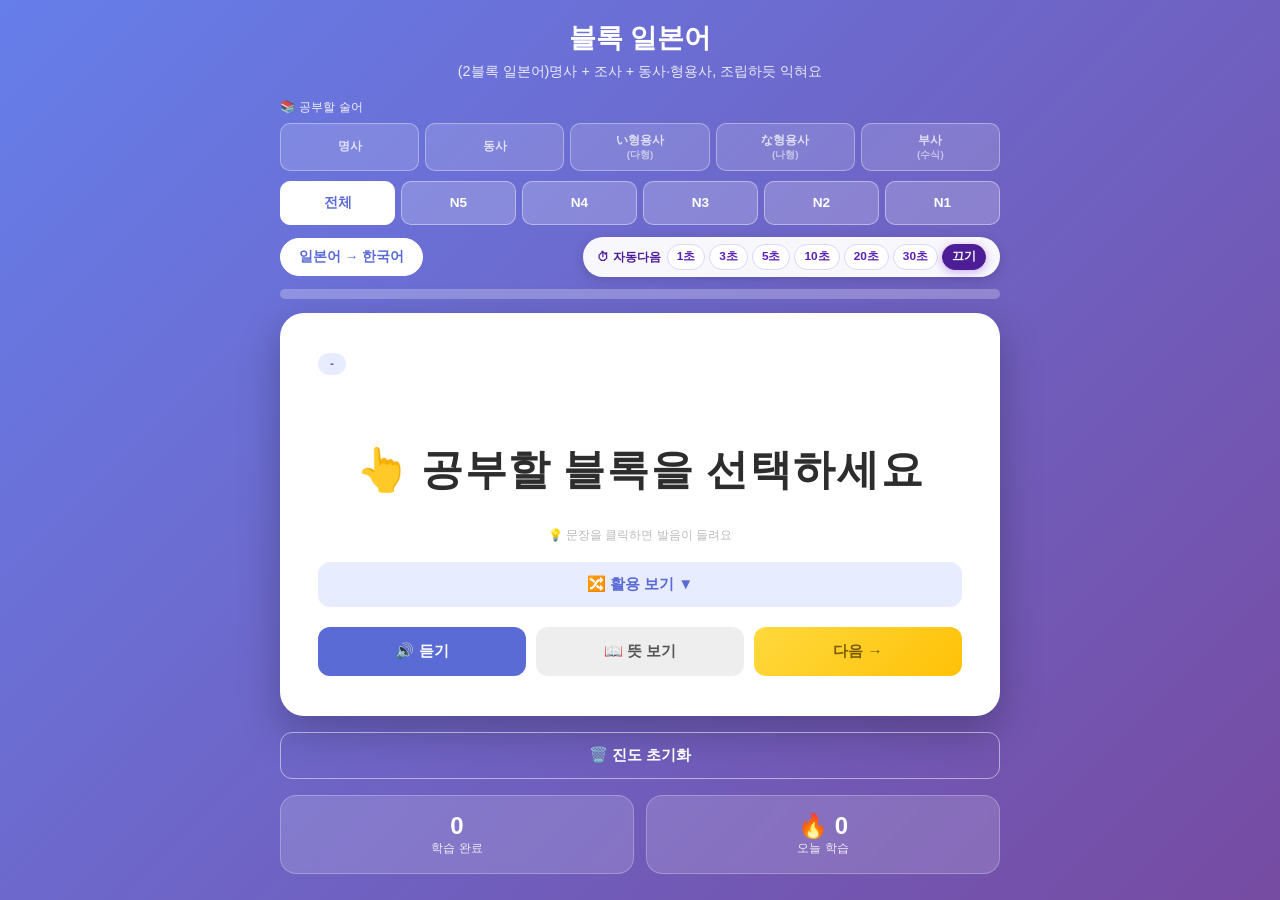
<file: index.html>
<!DOCTYPE html>
<html lang="ko">
<head>
  <meta charset="UTF-8">
  <meta name="viewport" content="width=device-width, initial-scale=1.0">
  <title>문장으로 배우는 일본어</title>
  <link rel="stylesheet" href="css/style.css?v=65">
  <!-- ★ 일본어 명조체 웹폰트 -->
  <link rel="preconnect" href="https://fonts.googleapis.com">
  <link rel="preconnect" href="https://fonts.gstatic.com" crossorigin>
  <link href="https://fonts.googleapis.com/css2?family=Noto+Serif+JP:wght@400;700&display=swap" rel="stylesheet">

</head>
<body>

<div class="container">

  <header class="app-header">
    <h1>블록 일본어</h1>
    <p class="subtitle">(2블록 일본어)명사 + 조사 + 동사·형용사, 조립하듯 익혀요</p>
  </header>

  <!-- ★★★ 술어 종류 선택 (최상단으로 이동) ★★★ -->
  <div class="pred-filter">
    <span class="pred-title">📚 공부할 술어</span>
    <div class="pred-btns">
      <button id="predNoun"    class="pred-btn" onclick="App.setPred('noun')">명사</button>
      <button id="predVerb"    class="pred-btn" onclick="App.setPred('verb')">동사</button>
      <button id="predIAdj"    class="pred-btn" onclick="App.setPred('iAdj')">い형용사<span class="sub">(다형)</span></button>
      <button id="predNaAdj"   class="pred-btn" onclick="App.setPred('naAdj')">な형용사<span class="sub">(나형)</span></button>
      <button id="predAdv"     class="pred-btn" onclick="App.setPred('adv')">부사<span class="sub">(수식)</span></button>
    </div>
  </div>

   <!-- 레벨 선택 (레벨명만 표시) -->
  <div class="level-filter">
    <button class="level-btn active" data-level="all" onclick="App.setLevel('all')">전체</button>
    <button class="level-btn" data-level="N5" onclick="App.setLevel('N5')">N5</button>
    <button class="level-btn" data-level="N4" onclick="App.setLevel('N4')">N4</button>
    <button class="level-btn" data-level="N3" onclick="App.setLevel('N3')">N3</button>
    <button class="level-btn" data-level="N2" onclick="App.setLevel('N2')">N2</button>
    <button class="level-btn" data-level="N1" onclick="App.setLevel('N1')">N1</button>
  </div>


  <!-- ★ 모드 전환 (버튼 1개로 토글) + 자동 다음 타이머 -->
  <div class="mode-switch">
    <button id="modeToggle" class="mode-btn active" onclick="App.toggleMode()">일본어 → 한국어</button>

    <!-- ★ 자동 다음 타이머 -->
    <div class="auto-timer">
      <span class="at-label">⏱ 자동다음</span>
      <button class="at-btn" data-sec="1">1초</button>
      <button class="at-btn" data-sec="3">3초</button>
      <button class="at-btn" data-sec="5">5초</button>
      <button class="at-btn" data-sec="10">10초</button>
      <button class="at-btn" data-sec="20">20초</button>
      <button class="at-btn" data-sec="30">30초</button>
      <button class="at-btn off active" data-sec="0">끄기</button>
    </div>
  </div>

  <div class="progress-bar"><div class="progress-fill" id="progressFill"></div></div>

  <!-- 학습 카드 -->
  <div class="card" id="card">
    <div class="card-top">
      <span class="level-badge" id="levelBadge"></span>
      <span class="kind-badge" id="kindBadge"></span>
    </div>

    <!-- ★ 단어 모드: 단어 위에 요미가나(읽기) 표시 -->
    <p id="wordReading" style="text-align:center; font-size:18px; color:#7c6fd0; margin:0; letter-spacing:2px; min-height:24px;"></p>

    <!-- ★★★ 첫 번째 영역: 한 줄 일본어 문장 (큰 글씨 · 클릭 시 발음) ★★★ -->
    <div class="full-sentence" id="fullSentence"></div>
    <div class="hint" id="hintText">💡 문장을 클릭하면 발음이 들려요</div>

    <button id="revealBtn" style="display:none">활용 보기</button>


    <!-- ★★★ 분석 영역 전체 (문장 모드에서만 표시, 단어 모드에서는 숨김) ★★★ -->
    <div id="blockAnalysis">

      <!-- 주어(또는 부사) / 조사 / 술어 3칸 -->
      <div class="parts">
        <div class="part subject" id="partSubject" onclick="App.speakFirst()">
          <div class="label" id="subjLabel">주어</div>
          <div class="jp" id="subjJp"></div>
          <div class="reading" id="subjReading"></div>
          <div class="ko" id="subjKo"></div>
        </div>
        <div class="part particle-chip" id="partParticle">
          <div class="label">조사</div>
          <div class="jp particle-jp" id="particleJp"></div>
          <div class="ko" id="particleKo"></div>
        </div>
        <div class="part predicate" id="partPredicate" onclick="App.speakPred()">
          <div class="label" id="predLabel">술어 (기본형)</div>
          <div class="jp" id="predJp"></div>
          <div class="reading" id="predReading"></div>
          <div class="ko" id="predKo"></div>
        </div>
      </div>

      <!-- ★ 조사 학습 팁 -->
      <div class="particle-tip" id="particleTip"></div>

    </div>
    <!-- ★★★ 분석 영역 끝 ★★★ -->

    <div class="translation-box" id="translationBox"></div>

    <button class="btn-conjugation" id="conjToggleBtn" onclick="App.toggleConj()">🔀 활용 보기 ▼</button>

    <div class="conj-box" id="conjBox"></div>

    <div class="buttons">
      <button class="btn-listen" onclick="App.speak()">🔊 듣기</button>
      <button class="btn-meaning" onclick="App.revealAnswer(false)">📖 뜻 보기</button>
      <button class="btn-next" onclick="App.next()">다음 →</button>
    </div>
  </div>

  <button class="btn-reset" onclick="App.reset()">🗑️ 진도 초기화</button>

  <div class="complete" id="completeView">
    <h2>🎉 오늘의 학습 완료!</h2>
    <p>모든 문장을 학습했어요. 내일 다시 만나요!</p>
    <button onclick="App.buildQueue(); App.loadCard();">처음부터 다시</button>
  </div>

    <!-- ★ 통계 (전체 문장 카드 제거) -->
  <div class="stats">
    <div class="stat">
      <div class="num" id="statDone">0</div>
      <div class="label">학습 완료</div>
    </div>
    <div class="stat">
      <div class="num" id="statToday">🔥 0</div>
      <div class="label">오늘 학습</div>
    </div>
  </div>

</div>
<script src="js/data-subjects.js"></script>
<script src="js/data-objects.js"></script>
<script src="js/data-adjectives.js"></script>
<script src="js/data-verbs.js"></script>

<script src="js/data-n5.js"></script>
<script src="js/data-n4.js"></script>
<script src="js/data-n3.js"></script>
<script src="js/data-n2.js"></script>
<script src="js/data-n1.js"></script>

<script src="js/data-words.js"></script>

<script src="js/conjugate.js"></script>
<script src="js/generator.js"></script>
<script src="js/storage.js"></script>
<script src="js/speech.js"></script>
<script src="js/app.js"></script>

</body>
</html>
</file>
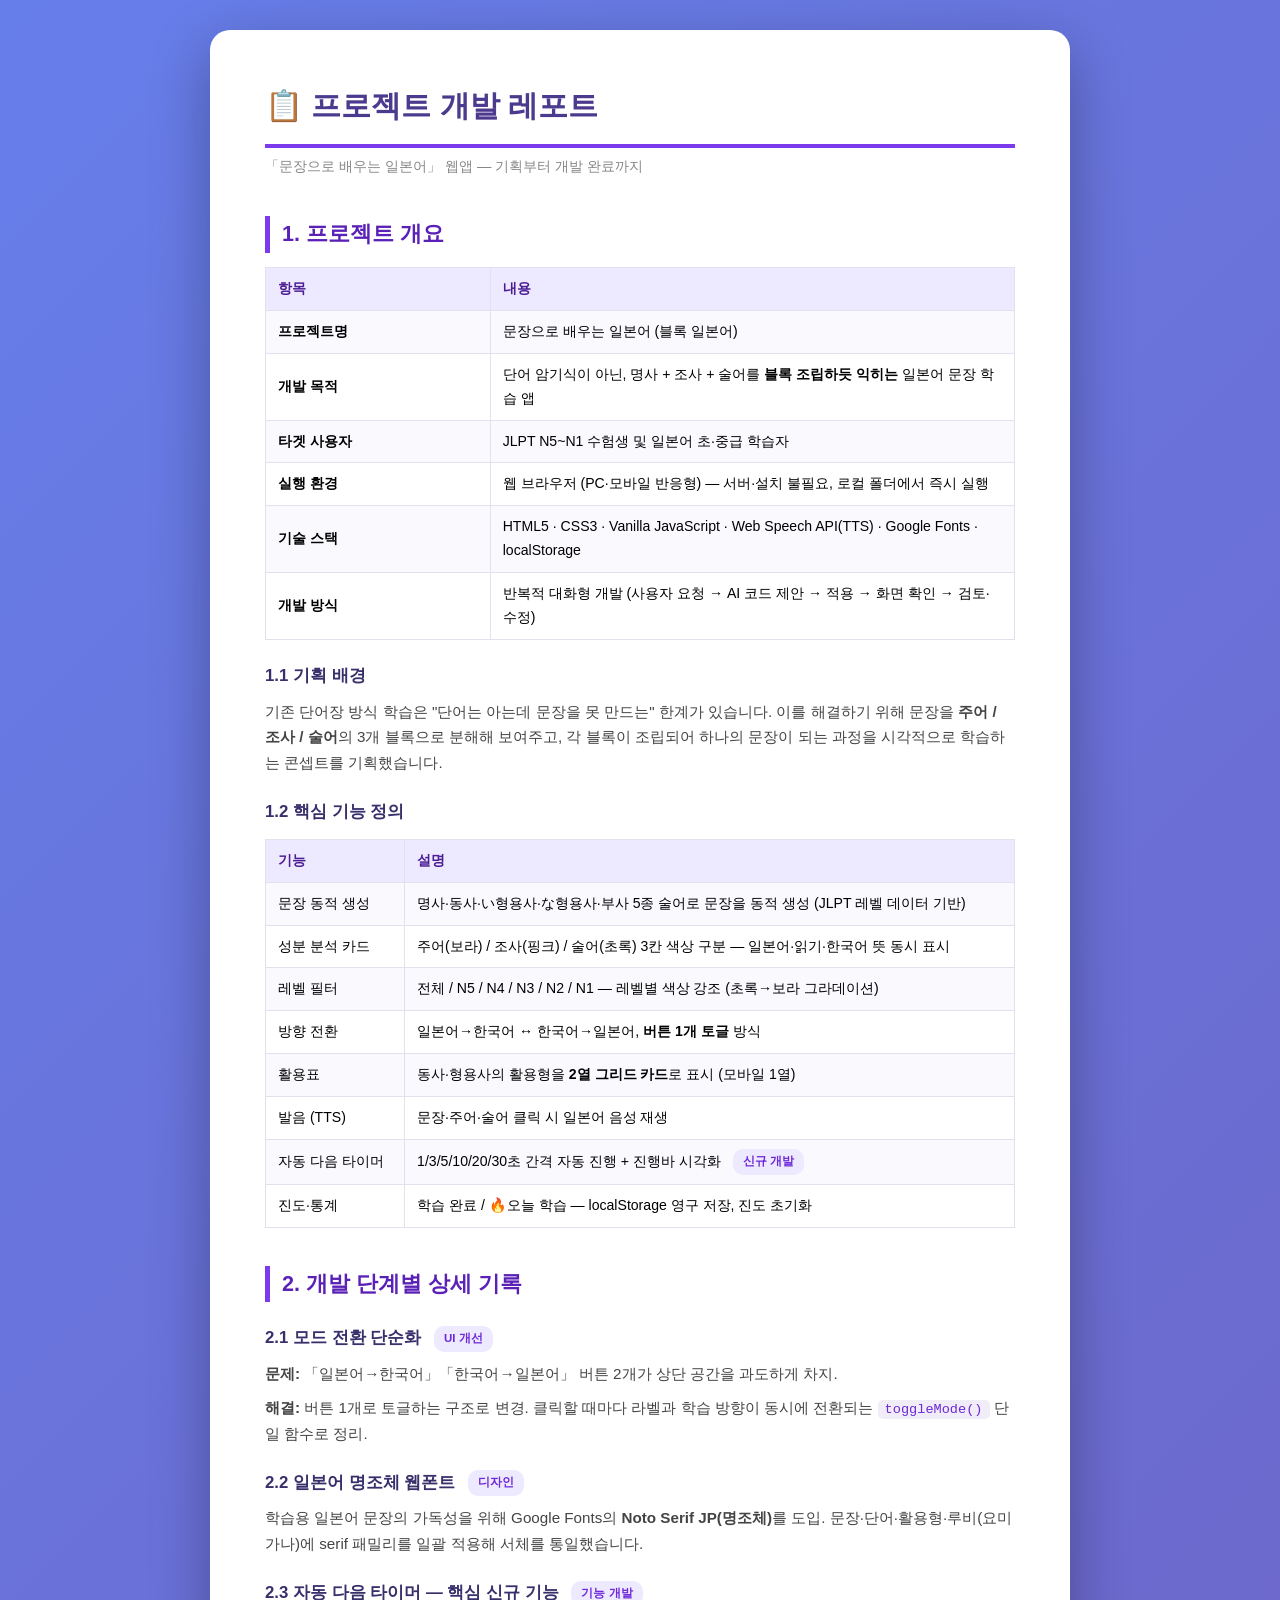
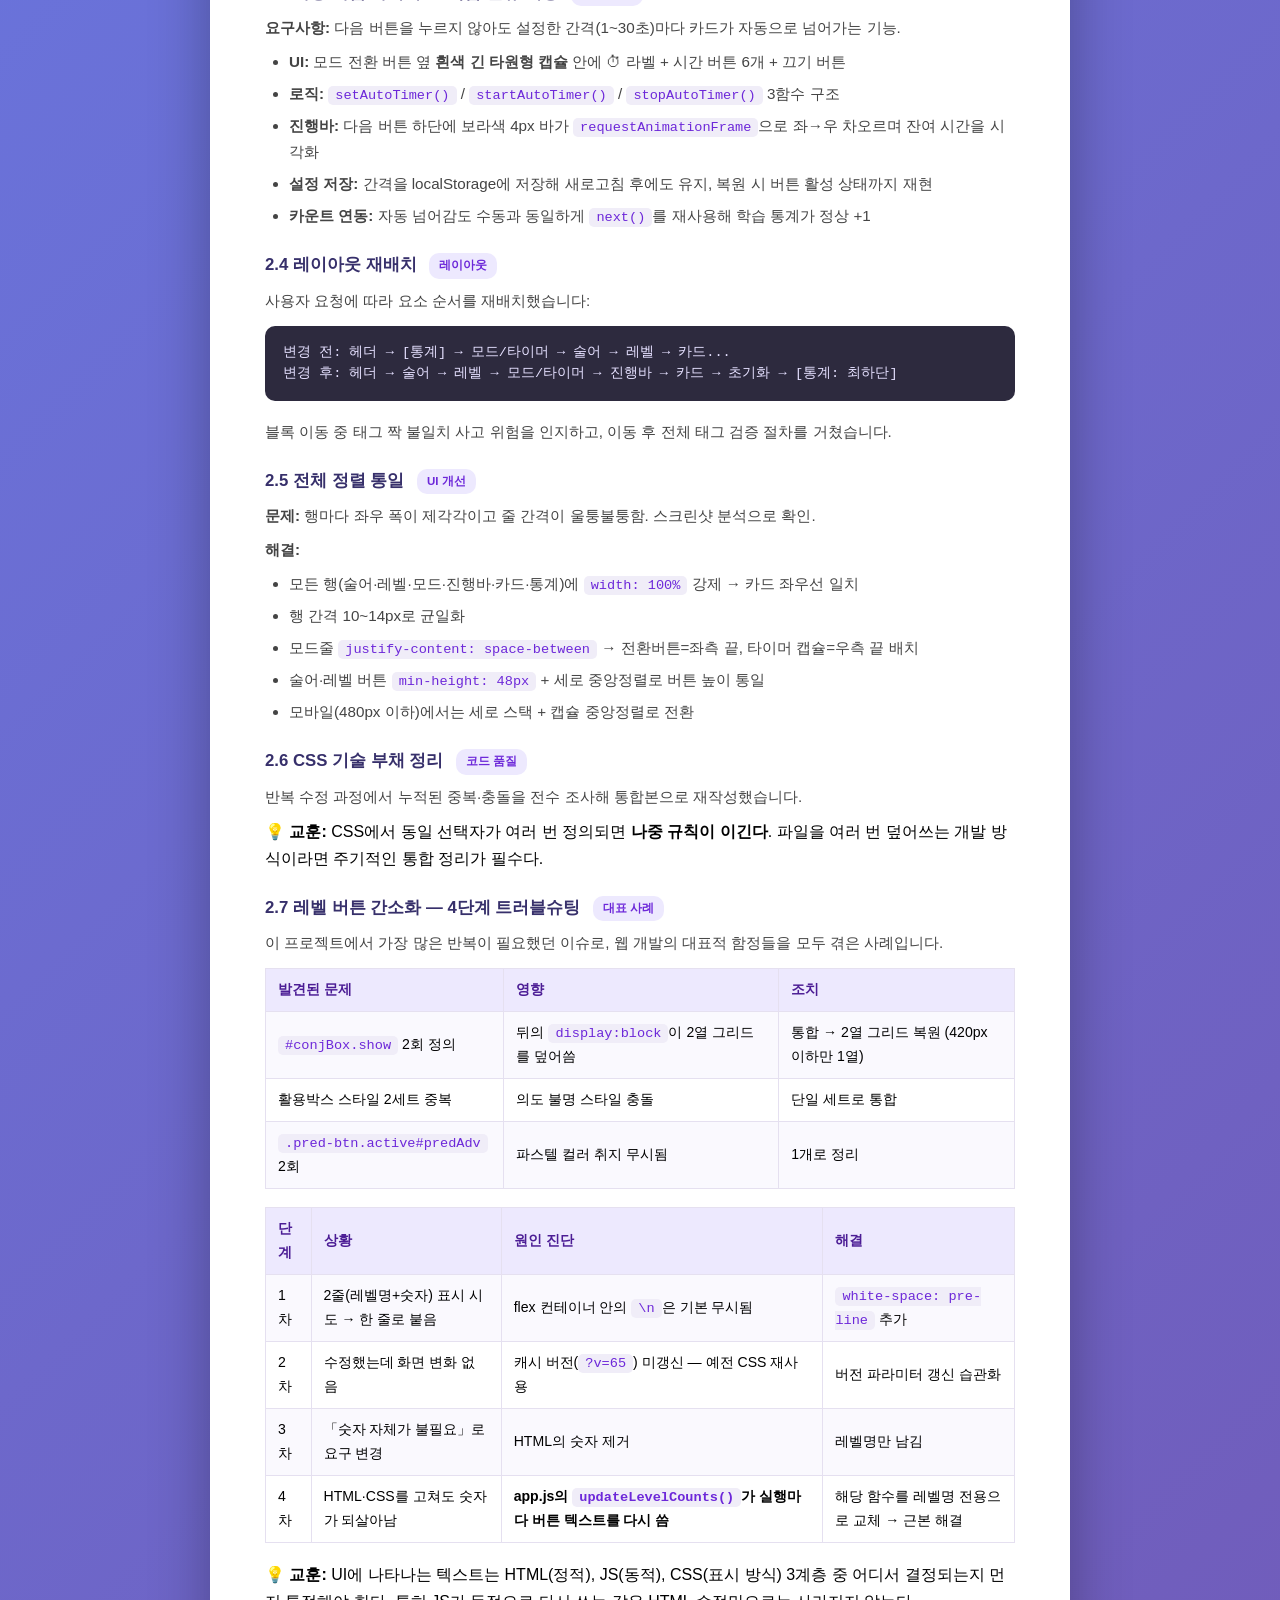
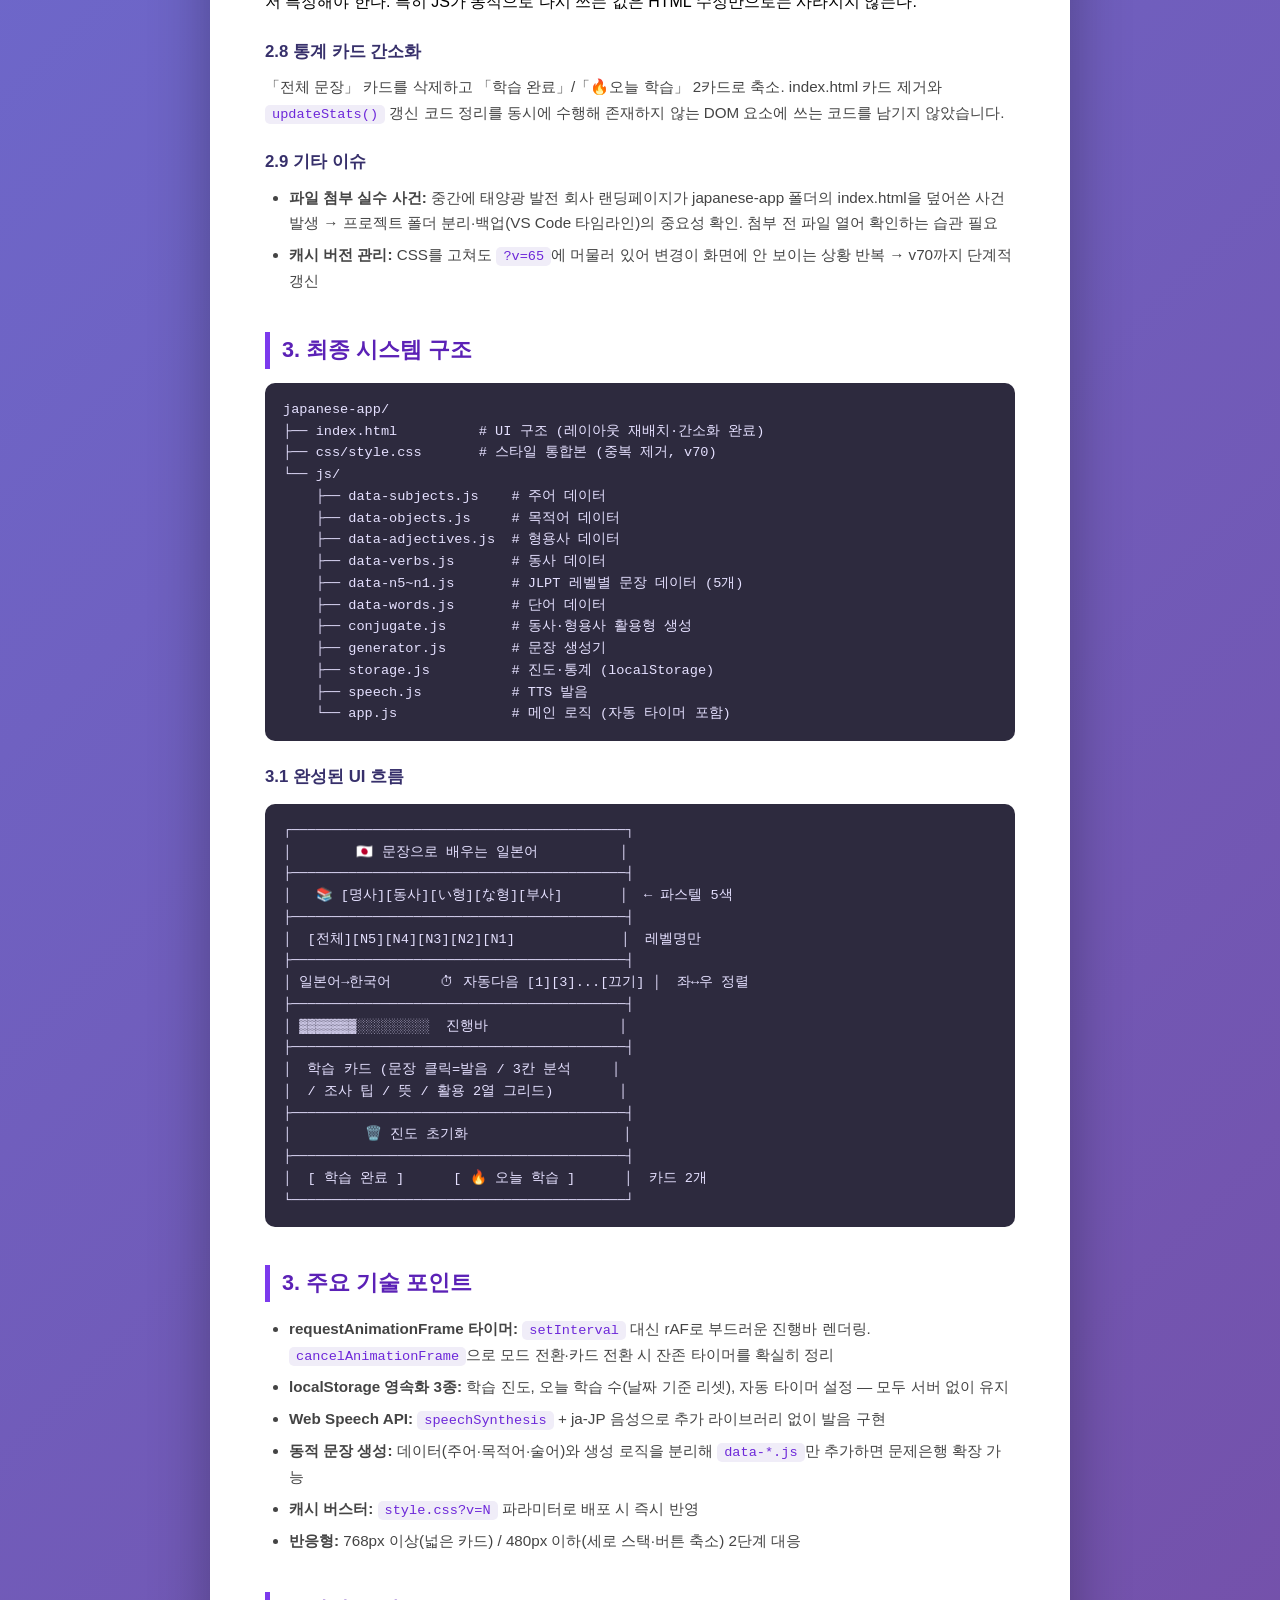
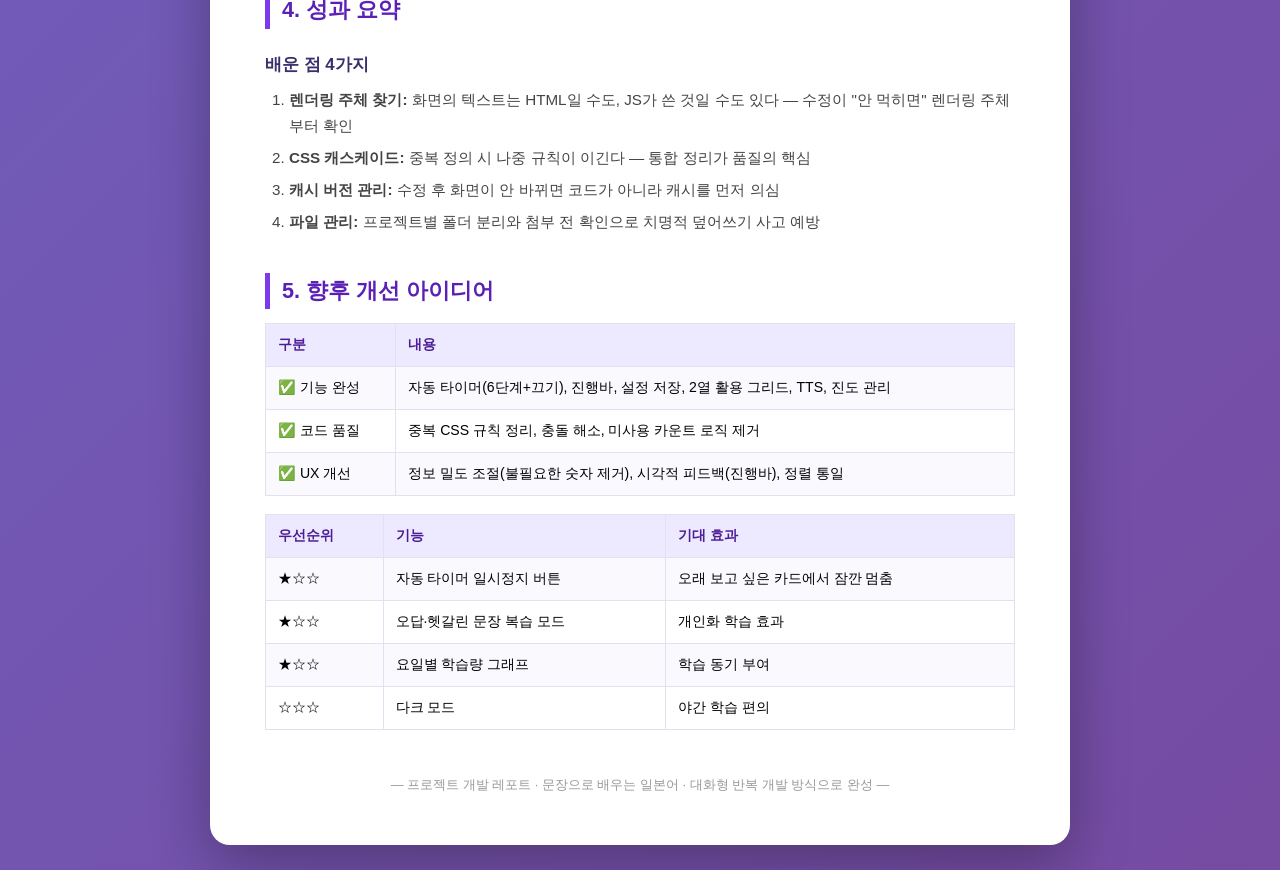
<file: report.html>
<!DOCTYPE html>
<html lang="ko">
<head>
<meta charset="UTF-8">
<meta name="viewport" content="width=device-width, initial-scale=1.0">
<title>프로젝트 개발 레포트 — 문장으로 배우는 일본어</title>
<style>
  * { margin: 0; padding: 0; box-sizing: border-box; }
  body {
    font-family: 'Segoe UI', 'Malgun Gothic', sans-serif;
    background: linear-gradient(135deg, #667eea 0%, #764ba2 100%);
    padding: 30px 16px;
    line-height: 1.7;
  }
  .page {
    max-width: 860px; margin: 0 auto;
    background: #fff; border-radius: 20px;
    box-shadow: 0 20px 60px rgba(0,0,0,0.3);
    padding: 50px 55px;
  }
  h1 {
    font-size: 1.9rem; color: #4c3a8f;
    border-bottom: 4px solid #7c3aed;
    padding-bottom: 12px; margin-bottom: 6px;
  }
  .meta { color: #888; font-size: 0.9rem; margin-bottom: 34px; }
  h2 {
    font-size: 1.35rem; color: #5b21b6;
    margin: 38px 0 14px; padding-left: 12px;
    border-left: 5px solid #7c3aed;
  }
  h3 { font-size: 1.05rem; color: #37306b; margin: 22px 0 8px; }
  p, li { color: #444; font-size: 0.95rem; margin-bottom: 8px; }
  ul, ol { padding-left: 24px; margin-bottom: 12px; }
  li { margin-bottom: 6px; }
  table { width: 100%; border-collapse: collapse; margin: 12px 0 18px; }
  th, td {
    border: 1px solid #e5e0f0; padding: 9px 12px;
    font-size: 0.88rem; text-align: left;
  }
  th { background: #ede9fe; color: #4c1d95; }
  tr:nth-child(even) td { background: #faf9fe; }
  code {
    background: #f0edf8; color: #6d28d9;
    padding: 2px 7px; border-radius: 5px;
    font-size: 0.85rem;
  }
  pre {
    background: #2d2a3e; color: #e5e0ff;
    border-radius: 10px; padding: 16px 18px;
    overflow-x: auto; margin: 12px 0 18px;
    font-size: 0.82rem; line-height: 1.6;
  }
  pre code { background: none; color: inherit; padding: 0; }
  .box {
    background: #f5f2ff; border-left: 5px solid #a78bfa;
    border-radius: 10px; padding: 14px 18px; margin: 14px 0;
    font-size: 0.92rem;
  }
  .warn {
    background: #fff7ed; border-left: 5px solid #f59e0b;
 Lists  }
  .warn { background: #fff7ed; border-left: 5px solid #f59e0b; border-radius: 10px; padding: 14px 18px; margin: 14px 0; }
  .ok { background: #f0fdf4; border-left: 5px solid #22c55e; border-radius: 10px; padding: 14px 18px; margin: 14px 0; }
  .lesson { background: #eff6ff; border-left: 5px solid #3b82f6; }
  .badge {
    display: inline-block; background: #ede9fe; color: #6d28d9;
    font-size: 0.72rem; font-weight: bold; padding: 3px 10px;
    border-radius: 10px; margin-left: 8px; vertical-align: middle;
  }
  .toc {
    background: #f7f5ff; border: 1px solid #ddd3f5;
    border-radius: 12px; padding: 18px 26px; margin-bottom: 30px;
  }
  .toc a { color: #6d28d9; text-decoration: none; }
  .toc a:hover { text-decoration: underline; }
  .toc li { margin-bottom: 4px; }
  footer { text-align: center; color: #999; font-size: 0.8rem; margin-top: 44px; }
  @media (max-width: 600px) { .page { padding: 26px 18px; } }
  @media print { body { background: #fff; padding: 0; } .page { box-shadow: none; } }
</style>
</head>
<body>
<div class="page">

  <h1>📋 프로젝트 개발 레포트</h1>
  <p class="meta">「문장으로 배우는 일본어」 웹앱 — 기획부터 개발 완료까지</p>

  <!-- ═══════════ 1. 개요 ═══════════ -->
  <h2>1. 프로젝트 개요</h2>
  <table>
    <tr><th style="width:30%">항목</th><th>내용</th></tr>
    <tr><td><b>프로젝트명</b></td><td>문장으로 배우는 일본어 (블록 일본어)</td></tr>
    <tr><td><b>개발 목적</b></td><td>단어 암기식이 아닌, 명사 + 조사 + 술어를 <b>블록 조립하듯 익히는</b> 일본어 문장 학습 앱</td></tr>
    <tr><td><b>타겟 사용자</b></td><td>JLPT N5~N1 수험생 및 일본어 초·중급 학습자</td></tr>
    <tr><td><b>실행 환경</b></td><td>웹 브라우저 (PC·모바일 반응형) — 서버·설치 불필요, 로컬 폴더에서 즉시 실행</td></tr>
    <tr><td><b>기술 스택</b></td><td>HTML5 · CSS3 · Vanilla JavaScript · Web Speech API(TTS) · Google Fonts · localStorage</td></tr>
    <tr><td><b>개발 방식</b></td><td>반복적 대화형 개발 (사용자 요청 → AI 코드 제안 → 적용 → 화면 확인 → 검토·수정)</td></tr>
  </table>

  <h3>1.1 기획 배경</h3>
  <p>기존 단어장 방식 학습은 "단어는 아는데 문장을 못 만드는" 한계가 있습니다. 이를 해결하기 위해
  문장을 <b>주어 / 조사 / 술어</b>의 3개 블록으로 분해해 보여주고, 각 블록이 조립되어 하나의 문장이 되는
  과정을 시각적으로 학습하는 콘셉트를 기획했습니다.</p>

  <h3>1.2 핵심 기능 정의</h3>
  <table>
    <tr><th>기능</th><th>설명</th></tr>
    <tr><td>문장 동적 생성</td><td>명사·동사·い형용사·な형용사·부사 5종 술어로 문장을 동적 생성 (JLPT 레벨 데이터 기반)</td></tr>
    <tr><td>성분 분석 카드</td><td>주어(보라) / 조사(핑크) / 술어(초록) 3칸 색상 구분 — 일본어·읽기·한국어 뜻 동시 표시</td></tr>
    <tr><td>레벨 필터</td><td>전체 / N5 / N4 / N3 / N2 / N1 — 레벨별 색상 강조 (초록→보라 그라데이션)</td></tr>
    <tr><td>방향 전환</td><td>일본어→한국어 ↔ 한국어→일본어, <b>버튼 1개 토글</b> 방식</td></tr>
    <tr><td>활용표</td><td>동사·형용사의 활용형을 <b>2열 그리드 카드</b>로 표시 (모바일 1열)</td></tr>
    <tr><td>발음 (TTS)</td><td>문장·주어·술어 클릭 시 일본어 음성 재생</td></tr>
    <tr><td>자동 다음 타이머</td><td>1/3/5/10/20/30초 간격 자동 진행 + 진행바 시각화 <span class="badge">신규 개발</span></td></tr>
    <tr><td>진도·통계</td><td>학습 완료 / 🔥오늘 학습 — localStorage 영구 저장, 진도 초기화</td></tr>
  </table>

  <!-- ═══════════ 2. 개발 과정 ═══════════ -->
  <h2>2. 개발 단계별 상세 기록</h2>

  <h3>2.1 모드 전환 단순화 <span class="badge">UI 개선</span></h3>
  <p><b>문제:</b> 「일본어→한국어」「한국어→일본어」 버튼 2개가 상단 공간을 과도하게 차지.</p>
  <p><b>해결:</b> 버튼 1개로 토글하는 구조로 변경. 클릭할 때마다 라벨과 학습 방향이 동시에 전환되는 <code>toggleMode()</code> 단일 함수로 정리.</p>

  <h3>2.2 일본어 명조체 웹폰트 <span class="badge">디자인</span></h3>
  <p>학습용 일본어 문장의 가독성을 위해 Google Fonts의 <b>Noto Serif JP(명조체)</b>를 도입.
  문장·단어·활용형·루비(요미가나)에 serif 패밀리를 일괄 적용해 서체를 통일했습니다.</p>

  <h3>2.3 자동 다음 타이머 — 핵심 신규 기능 <span class="badge">기능 개발</span></h3>
  <p><b>요구사항:</b> 다음 버튼을 누르지 않아도 설정한 간격(1~30초)마다 카드가 자동으로 넘어가는 기능.</p>
  <ul>
    <li><b>UI:</b> 모드 전환 버튼 옆 <b>흰색 긴 타원형 캡슐</b> 안에 ⏱ 라벨 + 시간 버튼 6개 + 끄기 버튼</li>
    <li><b>로직:</b> <code>setAutoTimer()</code> / <code>startAutoTimer()</code> / <code>stopAutoTimer()</code> 3함수 구조</li>
    <li><b>진행바:</b> 다음 버튼 하단에 보라색 4px 바가 <code>requestAnimationFrame</code>으로 좌→우 차오르며 잔여 시간을 시각화</li>
    <li><b>설정 저장:</b> 간격을 localStorage에 저장해 새로고침 후에도 유지, 복원 시 버튼 활성 상태까지 재현</li>
    <li><b>카운트 연동:</b> 자동 넘어감도 수동과 동일하게 <code>next()</code>를 재사용해 학습 통계가 정상 +1</li>
  </ul>

  <h3>2.4 레이아웃 재배치 <span class="badge">레이아웃</span></h3>
  <p>사용자 요청에 따라 요소 순서를 재배치했습니다:</p>
  <pre><code>변경 전: 헤더 → [통계] → 모드/타이머 → 술어 → 레벨 → 카드...
변경 후: 헤더 → 술어 → 레벨 → 모드/타이머 → 진행바 → 카드 → 초기화 → [통계: 최하단]</code></pre>
  <p>블록 이동 중 태그 짝 불일치 사고 위험을 인지하고, 이동 후 전체 태그 검증 절차를 거쳤습니다.</p>

  <h3>2.5 전체 정렬 통일 <span class="badge">UI 개선</span></h3>
  <p><b>문제:</b> 행마다 좌우 폭이 제각각이고 줄 간격이 울퉁불퉁함. 스크린샷 분석으로 확인.</p>
  <p><b>해결:</b></p>
  <ul>
    <li>모든 행(술어·레벨·모드·진행바·카드·통계)에 <code>width: 100%</code> 강제 → 카드 좌우선 일치</li>
    <li>행 간격 10~14px로 균일화</li>
    <li>모드줄 <code>justify-content: space-between</code> → 전환버튼=좌측 끝, 타이머 캡슐=우측 끝 배치</li>
    <li>술어·레벨 버튼 <code>min-height: 48px</code> + 세로 중앙정렬로 버튼 높이 통일</li>
    <li>모바일(480px 이하)에서는 세로 스택 + 캡슐 중앙정렬로 전환</li>
  </ul>

  <h3>2.6 CSS 기술 부채 정리 <span class="badge">코드 품질</span></h3>
  <p>반복 수정 과정에서 누적된 중복·충돌을 전수 조사해 통합본으로 재작성했습니다.</p>
  <table>
    <tr><th>발견된 문제</th><th>영향</th><th>조치</th></tr>
    <tr><td><code>#conjBox.show</code> 2회 정의</td><td>뒤의 <code>display:block</code>이 2열 그리드를 덮어씀</td><td>통합 → 2열 그리드 복원 (420px 이하만 1열)</td></tr>
    <tr><td>활용박스 스타일 2세트 중복</td><td>의도 불명 스타일 충돌</td><td>단일 세트로 통합</td></tr>
    <tr><td><code>.pred-btn.active#predAdv</code> 2회</td><td>파스텔 컬러 취지 무시됨</td><td>1개로 정리</td></tr>
  </ul>
  <div class="lesson-box">💡 <b>교훈:</b> CSS에서 동일 선택자가 여러 번 정의되면 <b>나중 규칙이 이긴다</b>. 파일을 여러 번 덮어쓰는 개발 방식이라면 주기적인 통합 정리가 필수다.</div>

  <h3>2.7 레벨 버튼 간소화 — 4단계 트러블슈팅 <span class="badge">대표 사례</span></h3>
  <p>이 프로젝트에서 가장 많은 반복이 필요했던 이슈로, 웹 개발의 대표적 함정들을 모두 겪은 사례입니다.</p>
  <table>
    <tr><th>단계</th><th>상황</th><th>원인 진단</th><th>해결</th></tr>
    <tr><td>1차</td><td>2줄(레벨명+숫자) 표시 시도 → 한 줄로 붙음</td><td>flex 컨테이너 안의 <code>\n</code>은 기본 무시됨</td><td><code>white-space: pre-line</code> 추가</td></tr>
    <tr><td>2차</td><td>수정했는데 화면 변화 없음</td><td>캐시 버전(<code>?v=65</code>) 미갱신 — 예전 CSS 재사용</td><td>버전 파라미터 갱신 습관화</td></tr>
    <tr><td>3차</td><td>「숫자 자체가 불필요」로 요구 변경</td><td>HTML의 숫자 제거</td><td>레벨명만 남김</td></tr>
    <tr><td>4차</td><td>HTML·CSS를 고쳐도 숫자가 되살아남</td><td><b>app.js의 <code>updateLevelCounts()</code>가 실행마다 버튼 텍스트를 다시 씀</b></td><td>해당 함수를 레벨명 전용으로 교체 → 근본 해결</td></tr>
  </table>
  <div class="lesson-box">💡 <b>교훈:</b> UI에 나타나는 텍스트는 HTML(정적), JS(동적), CSS(표시 방식) 3계층 중 어디서 결정되는지 먼저 특정해야 한다. 특히 JS가 동적으로 다시 쓰는 값은 HTML 수정만으로는 사라지지 않는다.</div>

  <h3>2.8 통계 카드 간소화</h3>
  <p>「전체 문장」 카드를 삭제하고 「학습 완료」/「🔥오늘 학습」 2카드로 축소.
  index.html 카드 제거와 <code>updateStats()</code> 갱신 코드 정리를 동시에 수행해
  존재하지 않는 DOM 요소에 쓰는 코드를 남기지 않았습니다.</p>

  <h3>2.9 기타 이슈</h3>
  <ul>
    <li><b>파일 첨부 실수 사건:</b> 중간에 태양광 발전 회사 랜딩페이지가 japanese-app 폴더의 index.html을 덮어쓴 사건 발생 → 프로젝트 폴더 분리·백업(VS Code 타임라인)의 중요성 확인. 첨부 전 파일 열어 확인하는 습관 필요</li>
    <li><b>캐시 버전 관리:</b> CSS를 고쳐도 <code>?v=65</code>에 머물러 있어 변경이 화면에 안 보이는 상황 반복 → v70까지 단계적 갱신</li>
  </ul>

  <!-- ═══════════ 3. 최종 구조 ═══════════ -->
  <h2>3. 최종 시스템 구조</h2>
  <pre><code>japanese-app/
├── index.html          # UI 구조 (레이아웃 재배치·간소화 완료)
├── css/style.css       # 스타일 통합본 (중복 제거, v70)
└── js/
    ├── data-subjects.js    # 주어 데이터
    ├── data-objects.js     # 목적어 데이터
    ├── data-adjectives.js  # 형용사 데이터
    ├── data-verbs.js       # 동사 데이터
    ├── data-n5~n1.js       # JLPT 레벨별 문장 데이터 (5개)
    ├── data-words.js       # 단어 데이터
    ├── conjugate.js        # 동사·형용사 활용형 생성
    ├── generator.js        # 문장 생성기
    ├── storage.js          # 진도·통계 (localStorage)
    ├── speech.js           # TTS 발음
    └── app.js              # 메인 로직 (자동 타이머 포함)</code></pre>

  <h3>3.1 완성된 UI 흐름</h3>
  <pre><code>┌─────────────────────────────────────────┐
│        🇯🇵 문장으로 배우는 일본어          │
├─────────────────────────────────────────┤
│   📚 [명사][동사][い형][な형][부사]       │  ← 파스텔 5색
├─────────────────────────────────────────┤
│  [전체][N5][N4][N3][N2][N1]             │  레벨명만
├─────────────────────────────────────────┤
│ 일본어→한국어      ⏱ 자동다음 [1][3]...[끄기] │  좌↔우 정렬
├─────────────────────────────────────────┤
│ ▓▓▓▓▓▓▓░░░░░░░░░  진행바                │
├─────────────────────────────────────────┤
│  학습 카드 (문장 클릭=발음 / 3칸 분석     │
│  / 조사 팁 / 뜻 / 활용 2열 그리드)        │
├─────────────────────────────────────────┤
│         🗑️ 진도 초기화                   │
├─────────────────────────────────────────┤
│  [ 학습 완료 ]      [ 🔥 오늘 학습 ]      │  카드 2개
└─────────────────────────────────────────┘</code></pre>

  <!-- ═══════════ 4. 기술 포인트 ═══════════ -->
  <h2>3. 주요 기술 포인트</h2>
  <ul>
    <li><b>requestAnimationFrame 타이머:</b> <code>setInterval</code> 대신 rAF로 부드러운 진행바 렌더링. <code>cancelAnimationFrame</code>으로 모드 전환·카드 전환 시 잔존 타이머를 확실히 정리</li>
    <li><b>localStorage 영속화 3종:</b> 학습 진도, 오늘 학습 수(날짜 기준 리셋), 자동 타이머 설정 — 모두 서버 없이 유지</li>
    <li><b>Web Speech API:</b> <code>speechSynthesis</code> + ja-JP 음성으로 추가 라이브러리 없이 발음 구현</li>
    <li><b>동적 문장 생성:</b> 데이터(주어·목적어·술어)와 생성 로직을 분리해 <code>data-*.js</code>만 추가하면 문제은행 확장 가능</li>
    <li><b>캐시 버스터:</b> <code>style.css?v=N</code> 파라미터로 배포 시 즉시 반영</li>
    <li><b>반응형:</b> 768px 이상(넓은 카드) / 480px 이하(세로 스택·버튼 축소) 2단계 대응</li>
  </ul>

  <!-- ═══════════ 5. 성과 ═══════════ -->
  <h2>4. 성과 요약</h2>
  <table>
    <tr><th>구분</th><th>내용</th></tr>
    <tr><td>✅ 기능 완성</td><td>자동 타이머(6단계+끄기), 진행바, 설정 저장, 2열 활용 그리드, TTS, 진도 관리</td></tr>
    <tr><td>✅ 코드 품질</td><td>중복 CSS 규칙 정리, 충돌 해소, 미사용 카운트 로직 제거</td></tr>
    <tr><td>✅ UX 개선</td><td>정보 밀도 조절(불필요한 숫자 제거), 시각적 피드백(진행바), 정렬 통일</td></tr>
  </ul>

  <h3>배운 점 4가지</h3>
  <ol>
    <li><b>렌더링 주체 찾기:</b> 화면의 텍스트는 HTML일 수도, JS가 쓴 것일 수도 있다 — 수정이 "안 먹히면" 렌더링 주체부터 확인</li>
    <li><b>CSS 캐스케이드:</b> 중복 정의 시 나중 규칙이 이긴다 — 통합 정리가 품질의 핵심</li>
    <li><b>캐시 버전 관리:</b> 수정 후 화면이 안 바뀌면 코드가 아니라 캐시를 먼저 의심</li>
    <li><b>파일 관리:</b> 프로젝트별 폴더 분리와 첨부 전 확인으로 치명적 덮어쓰기 사고 예방</li>
  </ol>

  <!-- ═══════════ 6. 향후 계획 ═══════════ -->
  <h2>5. 향후 개선 아이디어</h2>
  <table>
    <tr><th>우선순위</th><th>기능</th><th>기대 효과</th></tr>
    <tr><td>★☆☆</td><td>자동 타이머 일시정지 버튼</td><td>오래 보고 싶은 카드에서 잠깐 멈춤</td></tr>
    <tr><td>★☆☆</td><td>오답·헷갈린 문장 복습 모드</td><td>개인화 학습 효과</td></tr>
    <tr><td>★☆☆</td><td>요일별 학습량 그래프</td><td>학습 동기 부여</td></tr>
    <tr><td>☆☆☆</td><td>다크 모드</td><td>야간 학습 편의</td></tr>
  </table>

  <footer>— 프로젝트 개발 레포트 · 문장으로 배우는 일본어 · 대화형 반복 개발 방식으로 완성 —</footer>
</div>
</body>
</html>
</file>
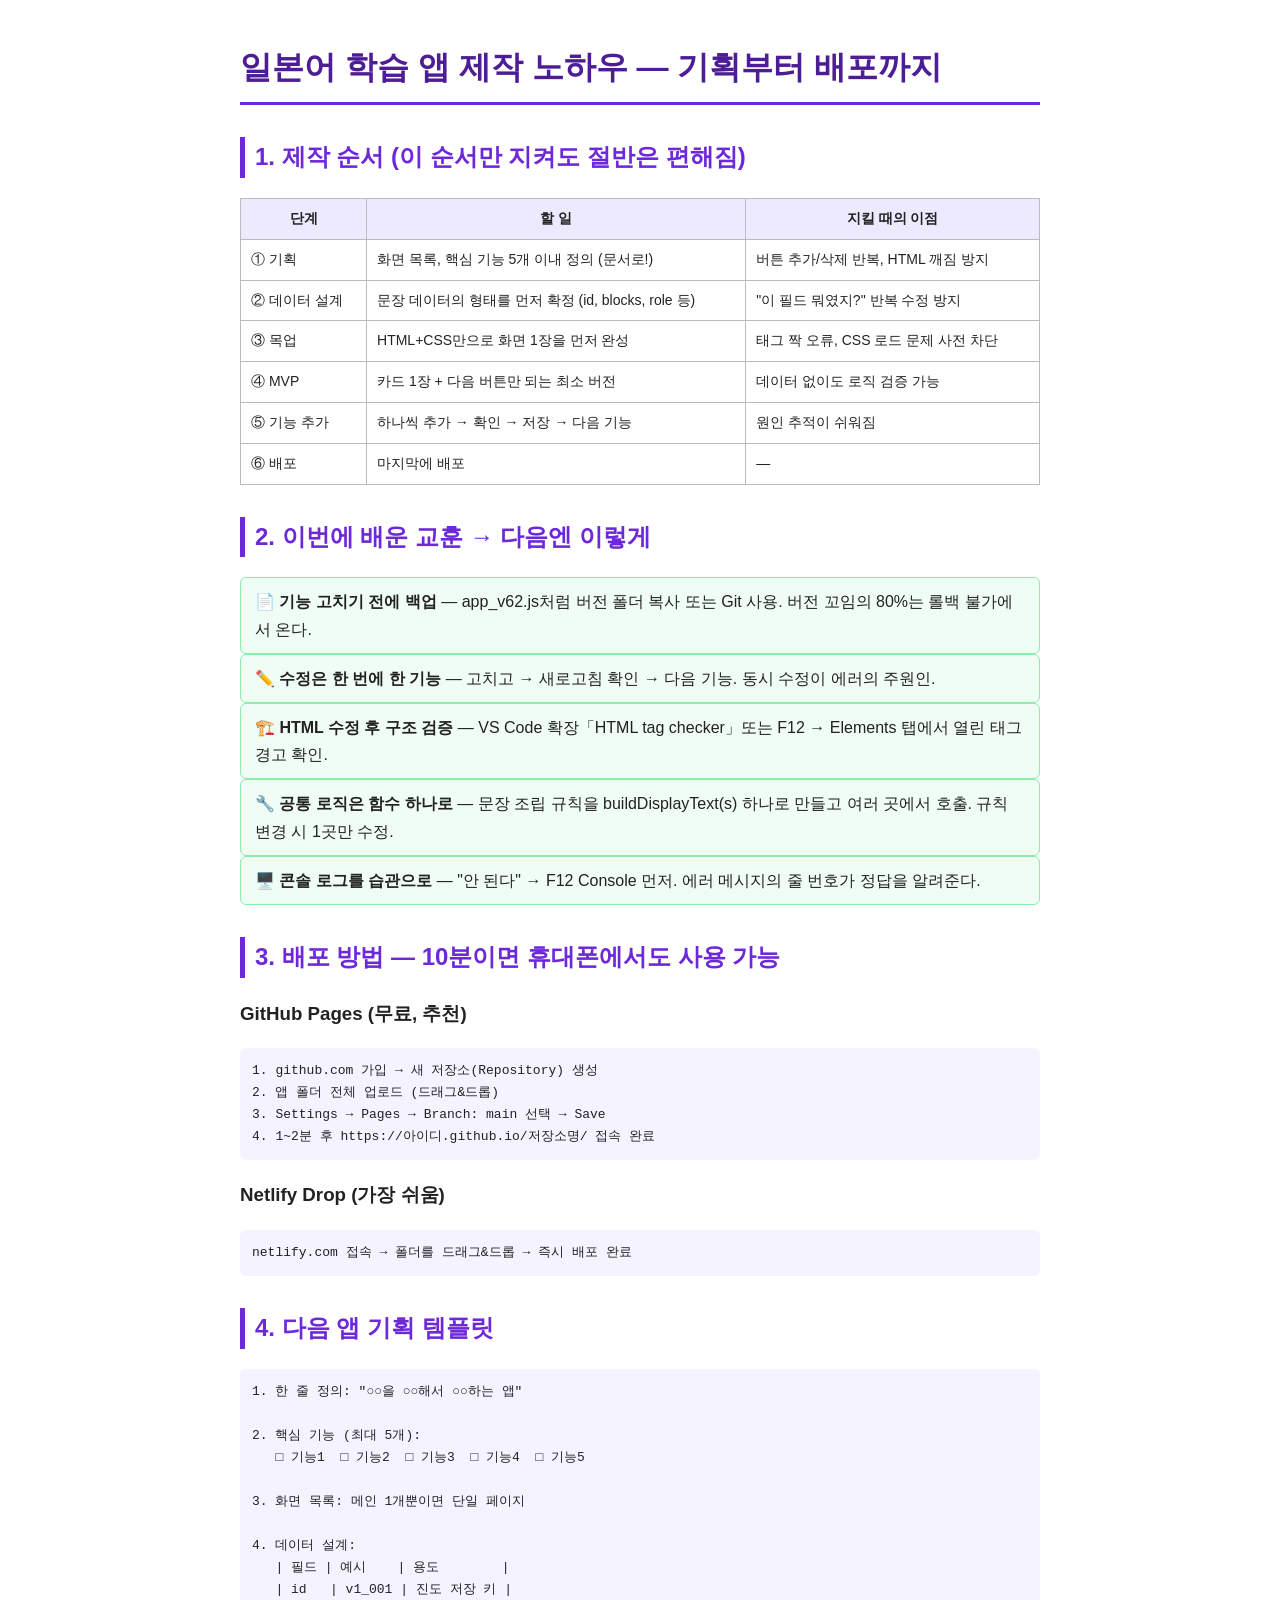
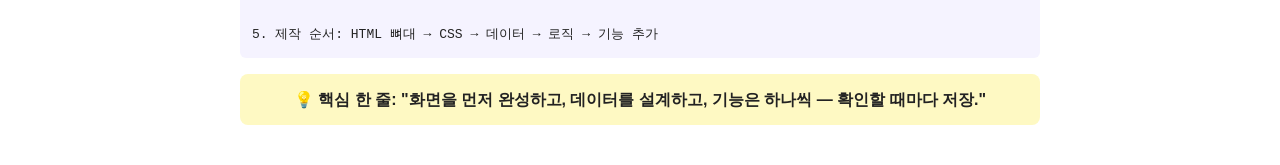
<file: 블록 일본어 개발 노하우.html>
<!DOCTYPE html>
<html lang="ko">
<head>
<meta charset="UTF-8">
<title>일본어 학습 앱 제작 노하우</title>
<style>
  body { font-family: "Malgun Gothic", sans-serif; max-width: 800px; margin: 40px auto; line-height: 1.7; color: #222; }
  h1 { border-bottom: 3px solid #6d28d9; padding-bottom: 8px; color: #4c1d95; }
  h2 { color: #6d28d9; margin-top: 32px; border-left: 5px solid #6d28d9; padding-left: 10px; }
  table { border-collapse: collapse; width: 100%; margin: 12px 0; }
  th, td { border: 1px solid #bbb; padding: 8px 10px; font-size: 14px; }
  th { background: #ede9fe; }
  pre { background: #f5f3ff; padding: 12px; border-radius: 6px; font-size: 13px; white-space: pre-wrap; }
  .key { background: #fef9c3; padding: 12px 16px; border-radius: 8px; font-weight: bold; text-align: center; font-size: 16px; }
  .tip { background: #f0fdf4; border: 1px solid #86efac; border-radius: 6px; padding: 10px 14px; }
  @media print { body { margin: 0; } h2 { page-break-after: avoid; } }
</style>
</head>
<body>

<h1>일본어 학습 앱 제작 노하우 — 기획부터 배포까지</h1>

<h2>1. 제작 순서 (이 순서만 지켜도 절반은 편해짐)</h2>
<table>
  <tr><th>단계</th><th>할 일</th><th>지킬 때의 이점</th></tr>
  <tr><td>① 기획</td><td>화면 목록, 핵심 기능 5개 이내 정의 (문서로!)</td><td>버튼 추가/삭제 반복, HTML 깨짐 방지</td></tr>
  <tr><td>② 데이터 설계</td><td>문장 데이터의 형태를 먼저 확정 (id, blocks, role 등)</td><td>"이 필드 뭐였지?" 반복 수정 방지</td></tr>
  <tr><td>③ 목업</td><td>HTML+CSS만으로 화면 1장을 먼저 완성</td><td>태그 짝 오류, CSS 로드 문제 사전 차단</td></tr>
  <tr><td>④ MVP</td><td>카드 1장 + 다음 버튼만 되는 최소 버전</td><td>데이터 없이도 로직 검증 가능</td></tr>
  <tr><td>⑤ 기능 추가</td><td>하나씩 추가 → 확인 → 저장 → 다음 기능</td><td>원인 추적이 쉬워짐</td></tr>
  <tr><td>⑥ 배포</td><td>마지막에 배포</td><td>—</td></tr>
</table>

<h2>2. 이번에 배운 교훈 → 다음엔 이렇게</h2>
<div class="tip">📄 <b>기능 고치기 전에 백업</b> — app_v62.js처럼 버전 폴더 복사 또는 Git 사용. 버전 꼬임의 80%는 롤백 불가에서 온다.</div>
<div class="tip">✏️ <b>수정은 한 번에 한 기능</b> — 고치고 → 새로고침 확인 → 다음 기능. 동시 수정이 에러의 주원인.</div>
<div class="tip">🏗️ <b>HTML 수정 후 구조 검증</b> — VS Code 확장「HTML tag checker」또는 F12 → Elements 탭에서 열린 태그 경고 확인.</div>
<div class="tip">🔧 <b>공통 로직은 함수 하나로</b> — 문장 조립 규칙을 buildDisplayText(s) 하나로 만들고 여러 곳에서 호출. 규칙 변경 시 1곳만 수정.</div>
<div class="tip">🖥️ <b>콘솔 로그를 습관으로</b> — "안 된다" → F12 Console 먼저. 에러 메시지의 줄 번호가 정답을 알려준다.</div>

<h2>3. 배포 방법 — 10분이면 휴대폰에서도 사용 가능</h2>
<h3>GitHub Pages (무료, 추천)</h3>
<pre>
1. github.com 가입 → 새 저장소(Repository) 생성
2. 앱 폴더 전체 업로드 (드래그&드롭)
3. Settings → Pages → Branch: main 선택 → Save
4. 1~2분 후 https://아이디.github.io/저장소명/ 접속 완료
</pre>
<h3>Netlify Drop (가장 쉬움)</h3>
<pre>
netlify.com 접속 → 폴더를 드래그&드롭 → 즉시 배포 완료
</pre>

<h2>4. 다음 앱 기획 템플릿</h2>
<pre>
1. 한 줄 정의: "○○을 ○○해서 ○○하는 앱"

2. 핵심 기능 (최대 5개):
   □ 기능1  □ 기능2  □ 기능3  □ 기능4  □ 기능5

3. 화면 목록: 메인 1개뿐이면 단일 페이지

4. 데이터 설계:
   | 필드 | 예시    | 용도        |
   | id   | v1_001 | 진도 저장 키 |

5. 제작 순서: HTML 뼈대 → CSS → 데이터 → 로직 → 기능 추가
</pre>

<p class="key">💡 핵심 한 줄: "화면을 먼저 완성하고, 데이터를 설계하고, 기능은 하나씩 — 확인할 때마다 저장."</p>

</body>
</html>
</file>
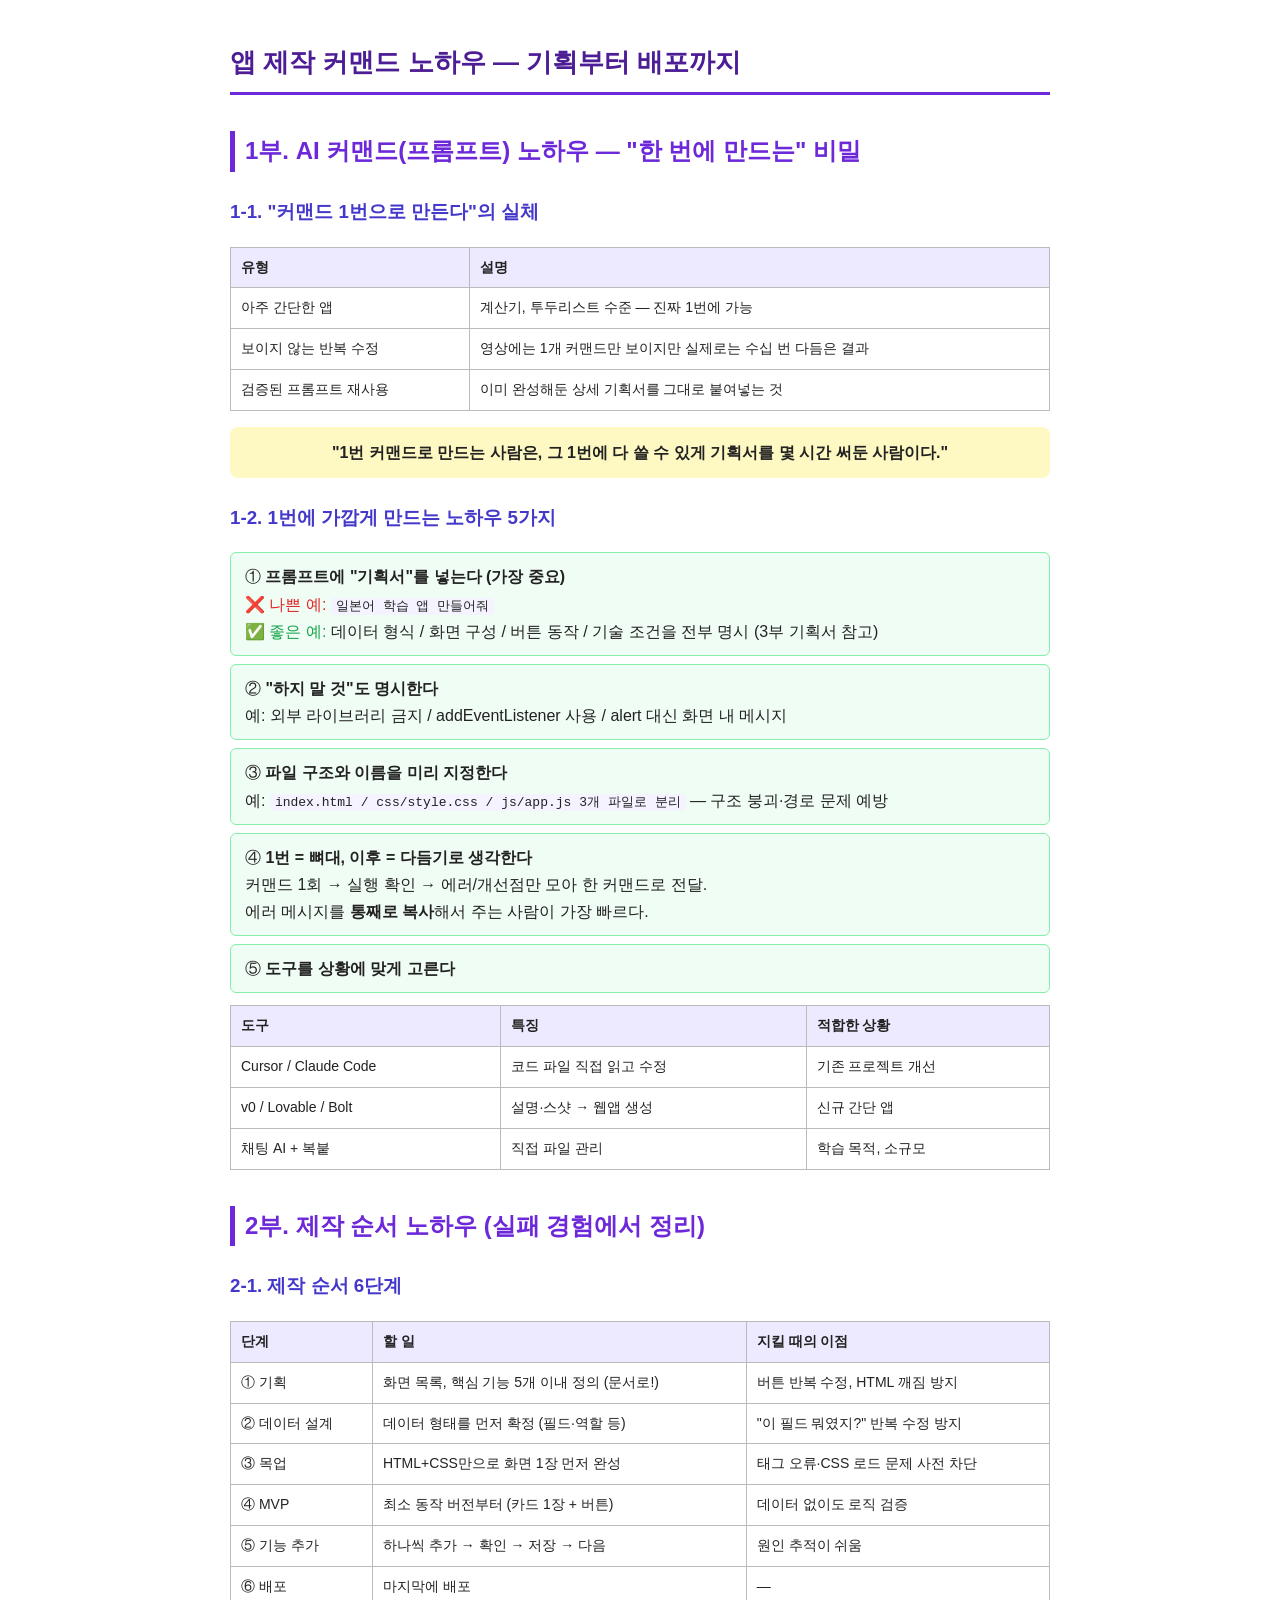
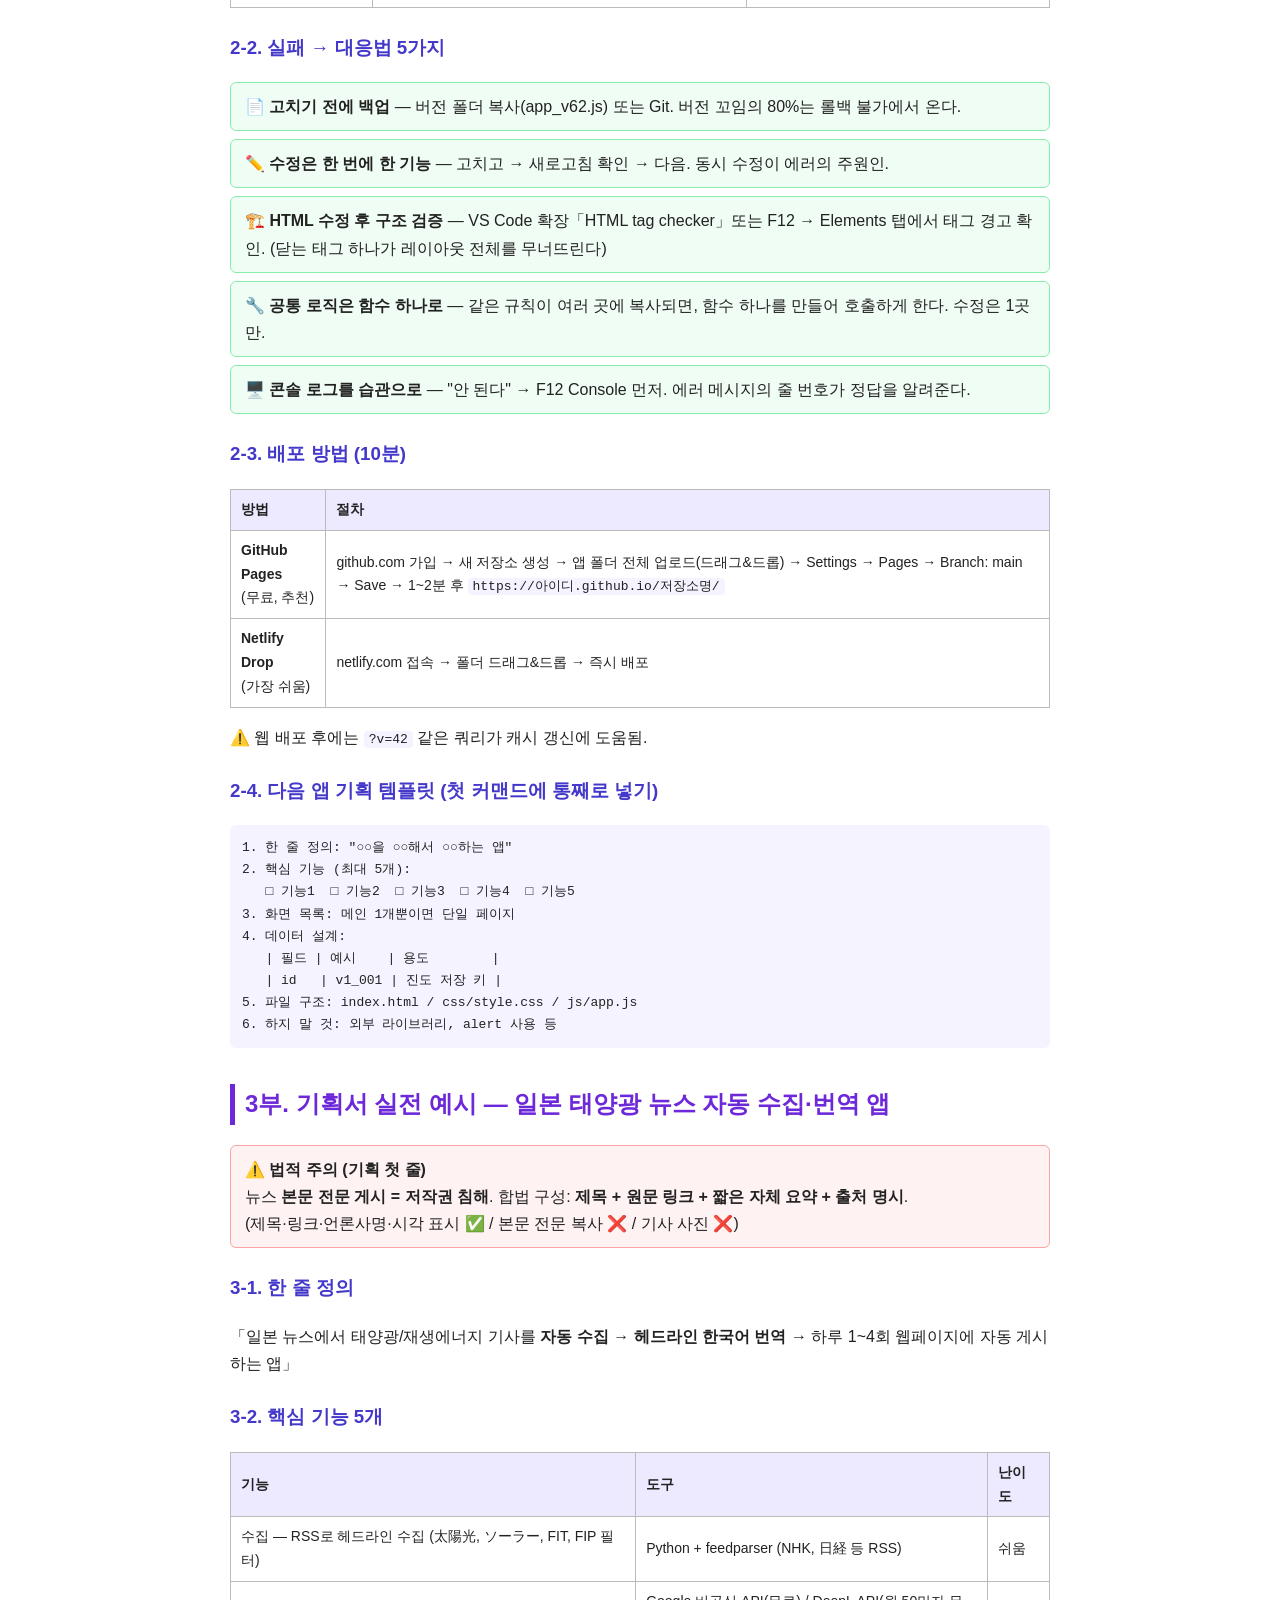
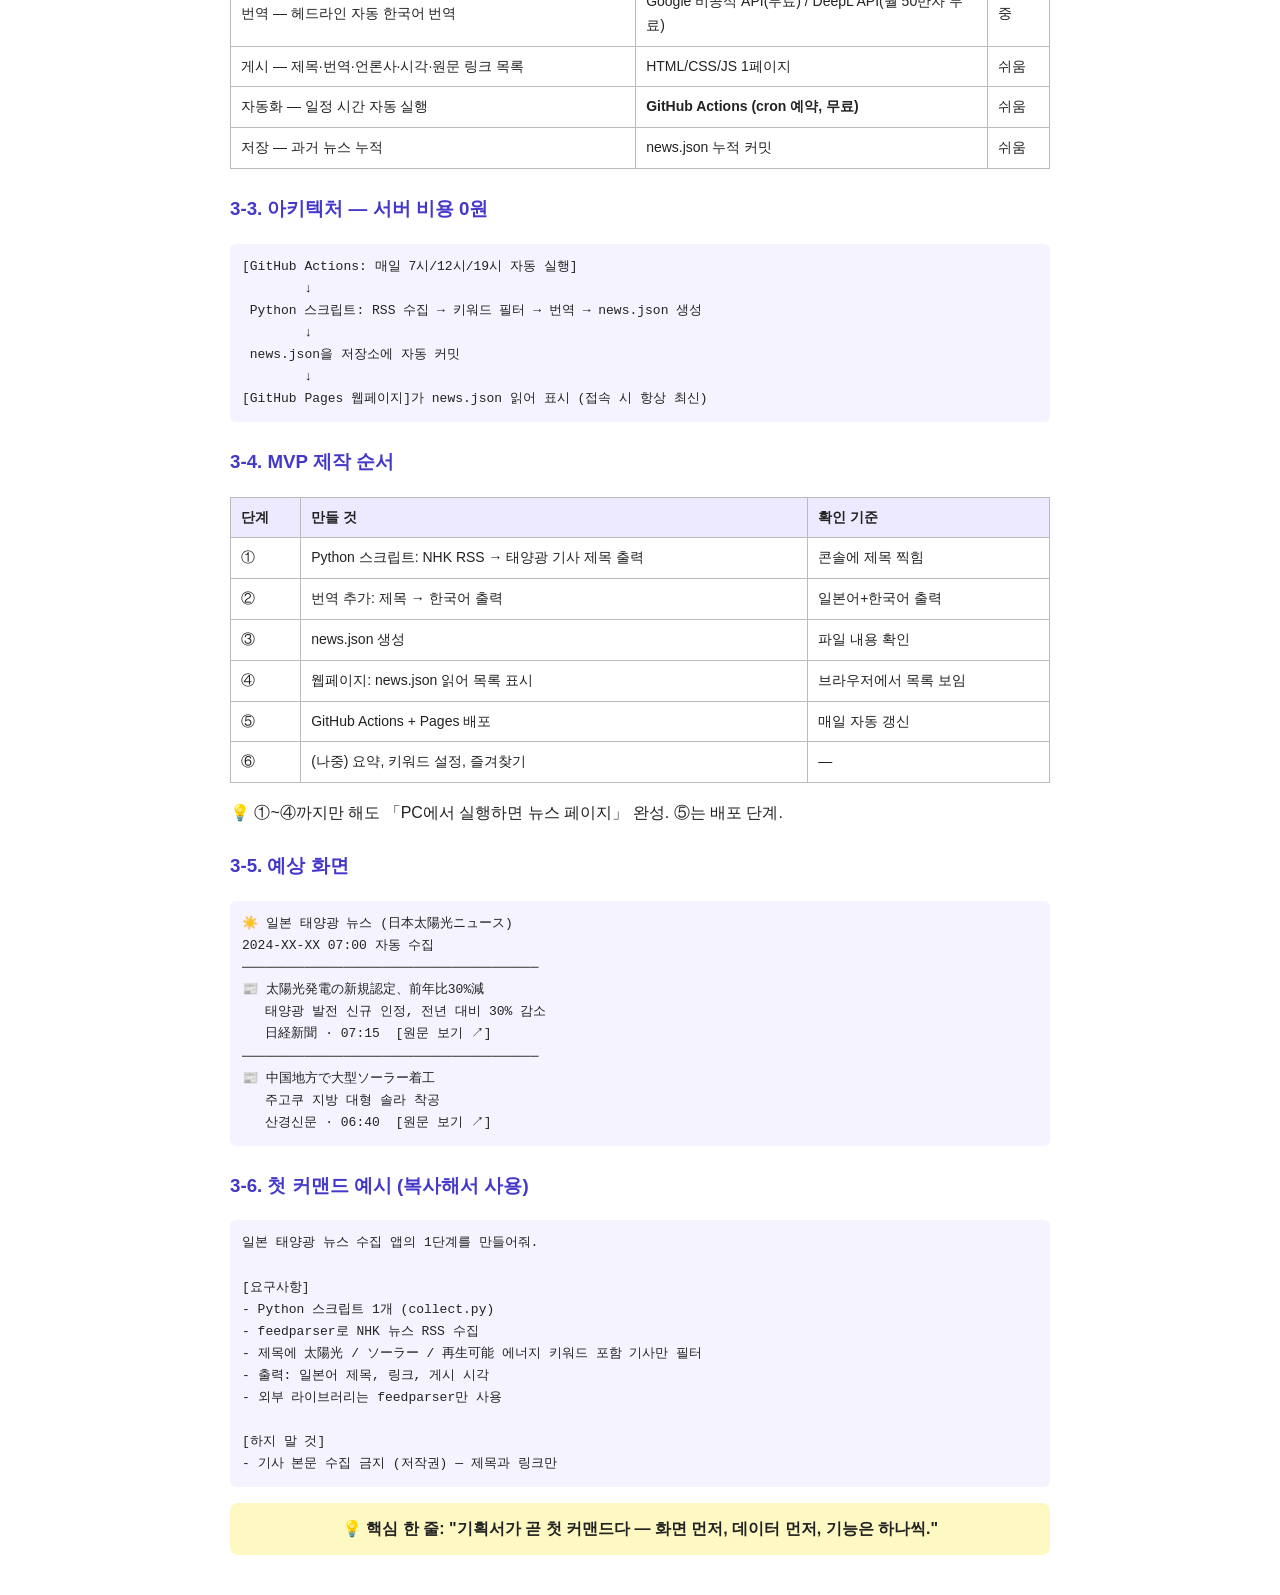
<file: 커맨드노하우.html>
<!DOCTYPE html>
<html lang="ko">
<head>
<meta charset="UTF-8">
<title>앱 제작 커맨드 노하우 — 기획부터 배포까지</title>
<style>
  body { font-family: "Malgun Gothic", sans-serif; max-width: 820px; margin: 40px auto; line-height: 1.7; color: #222; }
  h1 { border-bottom: 3px solid #6d28d9; padding-bottom: 8px; color: #4c1d95; font-size: 26px; }
  h2 { color: #6d28d9; margin-top: 36px; border-left: 5px solid #6d28d9; padding-left: 10px; page-break-after: avoid; }
  h3 { color: #4338ca; margin-top: 24px; page-break-after: avoid; }
  table { border-collapse: collapse; width: 100%; margin: 12px 0; }
  th, td { border: 1px solid #bbb; padding: 8px 10px; font-size: 14px; text-align: left; }
  th { background: #ede9fe; }
  pre { background: #f5f3ff; padding: 12px; border-radius: 6px; font-size: 13px; white-space: pre-wrap; word-break: break-all; }
  code { background: #f5f3ff; padding: 1px 5px; border-radius: 4px; font-size: 13px; }
  .key { background: #fef9c3; padding: 12px 16px; border-radius: 8px; font-weight: bold; text-align: center; font-size: 16px; }
  .tip { background: #f0fdf4; border: 1px solid #86efac; border-radius: 6px; padding: 10px 14px; margin: 8px 0; }
  .warn { background: #fef2f2; border: 1px solid #fca5a5; border-radius: 6px; padding: 10px 14px; margin: 8px 0; }
  .bad { color: #dc2626; } .good { color: #16a34a; }
  @media print { body { margin: 0; } }
</style>
</head>
<body>

<h1>앱 제작 커맨드 노하우 — 기획부터 배포까지</h1>

<!-- ═══════════ 1부 ═══════════ -->
<h2>1부. AI 커맨드(프롬프트) 노하우 — "한 번에 만드는" 비밀</h2>

<h3>1-1. "커맨드 1번으로 만든다"의 실체</h3>
<table>
  <tr><th>유형</th><th>설명</th></tr>
  <tr><td>아주 간단한 앱</td><td>계산기, 투두리스트 수준 — 진짜 1번에 가능</td></tr>
  <tr><td>보이지 않는 반복 수정</td><td>영상에는 1개 커맨드만 보이지만 실제로는 수십 번 다듬은 결과</td></tr>
  <tr><td>검증된 프롬프트 재사용</td><td>이미 완성해둔 상세 기획서를 그대로 붙여넣는 것</td></tr>
</table>
<p class="key">"1번 커맨드로 만드는 사람은, 그 1번에 다 쓸 수 있게 기획서를 몇 시간 써둔 사람이다."</p>

<h3>1-2. 1번에 가깝게 만드는 노하우 5가지</h3>

<div class="tip">① <b>프롬프트에 "기획서"를 넣는다 (가장 중요)</b><br>
❌ <span class="bad">나쁜 예:</span> <code>일본어 학습 앱 만들어줘</code><br>
✅ <span class="good">좋은 예:</span> 데이터 형식 / 화면 구성 / 버튼 동작 / 기술 조건을 전부 명시 (3부 기획서 참고)</div>

<div class="tip">② <b>"하지 말 것"도 명시한다</b><br>
예: 외부 라이브러리 금지 / addEventListener 사용 / alert 대신 화면 내 메시지</div>

<div class="tip">③ <b>파일 구조와 이름을 미리 지정한다</b><br>
예: <code>index.html / css/style.css / js/app.js 3개 파일로 분리</code> — 구조 붕괴·경로 문제 예방</div>

<div class="tip">④ <b>1번 = 뼈대, 이후 = 다듬기로 생각한다</b><br>
커맨드 1회 → 실행 확인 → 에러/개선점만 모아 한 커맨드로 전달.<br>
에러 메시지를 <b>통째로 복사</b>해서 주는 사람이 가장 빠르다.</div>

<div class="tip">⑤ <b>도구를 상황에 맞게 고른다</b></div>
<table>
  <tr><th>도구</th><th>특징</th><th>적합한 상황</th></tr>
  <tr><td>Cursor / Claude Code</td><td>코드 파일 직접 읽고 수정</td><td>기존 프로젝트 개선</td></tr>
  <tr><td>v0 / Lovable / Bolt</td><td>설명·스샷 → 웹앱 생성</td><td>신규 간단 앱</td></tr>
  <tr><td>채팅 AI + 복붙</td><td>직접 파일 관리</td><td>학습 목적, 소규모</td></tr>
</table>

<!-- ═══════════ 2부 ═══════════ -->
<h2>2부. 제작 순서 노하우 (실패 경험에서 정리)</h2>

<h3>2-1. 제작 순서 6단계</h3>
<table>
  <tr><th>단계</th><th>할 일</th><th>지킬 때의 이점</th></tr>
  <tr><td>① 기획</td><td>화면 목록, 핵심 기능 5개 이내 정의 (문서로!)</td><td>버튼 반복 수정, HTML 깨짐 방지</td></tr>
  <tr><td>② 데이터 설계</td><td>데이터 형태를 먼저 확정 (필드·역할 등)</td><td>"이 필드 뭐였지?" 반복 수정 방지</td></tr>
  <tr><td>③ 목업</td><td>HTML+CSS만으로 화면 1장 먼저 완성</td><td>태그 오류·CSS 로드 문제 사전 차단</td></tr>
  <tr><td>④ MVP</td><td>최소 동작 버전부터 (카드 1장 + 버튼)</td><td>데이터 없이도 로직 검증</td></tr>
  <tr><td>⑤ 기능 추가</td><td>하나씩 추가 → 확인 → 저장 → 다음</td><td>원인 추적이 쉬움</td></tr>
  <tr><td>⑥ 배포</td><td>마지막에 배포</td><td>—</td></tr>
</table>

<h3>2-2. 실패 → 대응법 5가지</h3>
<div class="tip">📄 <b>고치기 전에 백업</b> — 버전 폴더 복사(app_v62.js) 또는 Git. 버전 꼬임의 80%는 롤백 불가에서 온다.</div>
<div class="tip">✏️ <b>수정은 한 번에 한 기능</b> — 고치고 → 새로고침 확인 → 다음. 동시 수정이 에러의 주원인.</div>
<div class="tip">🏗️ <b>HTML 수정 후 구조 검증</b> — VS Code 확장「HTML tag checker」또는 F12 → Elements 탭에서 태그 경고 확인. (닫는 태그 하나가 레이아웃 전체를 무너뜨린다)</div>
<div class="tip">🔧 <b>공통 로직은 함수 하나로</b> — 같은 규칙이 여러 곳에 복사되면, 함수 하나를 만들어 호출하게 한다. 수정은 1곳만.</div>
<div class="tip">🖥️ <b>콘솔 로그를 습관으로</b> — "안 된다" → F12 Console 먼저. 에러 메시지의 줄 번호가 정답을 알려준다.</div>

<h3>2-3. 배포 방법 (10분)</h3>
<table>
  <tr><th>방법</th><th>절차</th></tr>
  <tr><td><b>GitHub Pages</b><br>(무료, 추천)</td><td>github.com 가입 → 새 저장소 생성 → 앱 폴더 전체 업로드(드래그&드롭) → Settings → Pages → Branch: main → Save → 1~2분 후 <code>https://아이디.github.io/저장소명/</code></td></tr>
  <tr><td><b>Netlify Drop</b><br>(가장 쉬움)</td><td>netlify.com 접속 → 폴더 드래그&드롭 → 즉시 배포</td></tr>
</table>
<p>⚠️ 웹 배포 후에는 <code>?v=42</code> 같은 쿼리가 캐시 갱신에 도움됨.</p>

<h3>2-4. 다음 앱 기획 템플릿 (첫 커맨드에 통째로 넣기)</h3>
<pre>
1. 한 줄 정의: "○○을 ○○해서 ○○하는 앱"
2. 핵심 기능 (최대 5개):
   □ 기능1  □ 기능2  □ 기능3  □ 기능4  □ 기능5
3. 화면 목록: 메인 1개뿐이면 단일 페이지
4. 데이터 설계:
   | 필드 | 예시    | 용도        |
   | id   | v1_001 | 진도 저장 키 |
5. 파일 구조: index.html / css/style.css / js/app.js
6. 하지 말 것: 외부 라이브러리, alert 사용 등
</pre>

<!-- ═══════════ 3부 ═══════════ -->
<h2>3부. 기획서 실전 예시 — 일본 태양광 뉴스 자동 수집·번역 앱</h2>

<div class="warn">⚠️ <b>법적 주의 (기획 첫 줄)</b><br>
뉴스 <b>본문 전문 게시 = 저작권 침해</b>. 합법 구성: <b>제목 + 원문 링크 + 짧은 자체 요약 + 출처 명시</b>.<br>
(제목·링크·언론사명·시각 표시 ✅ / 본문 전문 복사 ❌ / 기사 사진 ❌)</div>

<h3>3-1. 한 줄 정의</h3>
<p>「일본 뉴스에서 태양광/재생에너지 기사를 <b>자동 수집 → 헤드라인 한국어 번역</b> → 하루 1~4회 웹페이지에 자동 게시하는 앱」</p>

<h3>3-2. 핵심 기능 5개</h3>
<table>
  <tr><th>기능</th><th>도구</th><th>난이도</th></tr>
  <tr><td>수집 — RSS로 헤드라인 수집 (太陽光, ソーラー, FIT, FIP 필터)</td><td>Python + feedparser (NHK, 日経 등 RSS)</td><td>쉬움</td></tr>
  <tr><td>번역 — 헤드라인 자동 한국어 번역</td><td>Google 비공식 API(무료) / DeepL API(월 50만자 무료)</td><td>중</td></tr>
  <tr><td>게시 — 제목·번역·언론사·시각·원문 링크 목록</td><td>HTML/CSS/JS 1페이지</td><td>쉬움</td></tr>
  <tr><td>자동화 — 일정 시간 자동 실행</td><td><b>GitHub Actions (cron 예약, 무료)</b></td><td>쉬움</td></tr>
  <tr><td>저장 — 과거 뉴스 누적</td><td>news.json 누적 커밋</td><td>쉬움</td></tr>
</table>

<h3>3-3. 아키텍처 — 서버 비용 0원</h3>
<pre>
[GitHub Actions: 매일 7시/12시/19시 자동 실행]
        ↓
 Python 스크립트: RSS 수집 → 키워드 필터 → 번역 → news.json 생성
        ↓
 news.json을 저장소에 자동 커밋
        ↓
[GitHub Pages 웹페이지]가 news.json 읽어 표시 (접속 시 항상 최신)
</pre>

<h3>3-4. MVP 제작 순서</h3>
<table>
  <tr><th>단계</th><th>만들 것</th><th>확인 기준</th></tr>
  <tr><td>①</td><td>Python 스크립트: NHK RSS → 태양광 기사 제목 출력</td><td>콘솔에 제목 찍힘</td></tr>
  <tr><td>②</td><td>번역 추가: 제목 → 한국어 출력</td><td>일본어+한국어 출력</td></tr>
  <tr><td>③</td><td>news.json 생성</td><td>파일 내용 확인</td></tr>
  <tr><td>④</td><td>웹페이지: news.json 읽어 목록 표시</td><td>브라우저에서 목록 보임</td></tr>
  <tr><td>⑤</td><td>GitHub Actions + Pages 배포</td><td>매일 자동 갱신</td></tr>
  <tr><td>⑥</td><td>(나중) 요약, 키워드 설정, 즐겨찾기</td><td>—</td></tr>
</table>
<p>💡 ①~④까지만 해도 「PC에서 실행하면 뉴스 페이지」 완성. ⑤는 배포 단계.</p>

<h3>3-5. 예상 화면</h3>
<pre>
☀️ 일본 태양광 뉴스 (日本太陽光ニュース)
2024-XX-XX 07:00 자동 수집
──────────────────────────────────────
📰 太陽光発電の新規認定、前年比30%減
   태양광 발전 신규 인정, 전년 대비 30% 감소
   日経新聞 · 07:15  [원문 보기 ↗]
──────────────────────────────────────
📰 中国地方で大型ソーラー着工
   주고쿠 지방 대형 솔라 착공
   산경신문 · 06:40  [원문 보기 ↗]
</pre>

<h3>3-6. 첫 커맨드 예시 (복사해서 사용)</h3>
<pre>
일본 태양광 뉴스 수집 앱의 1단계를 만들어줘.

[요구사항]
- Python 스크립트 1개 (collect.py)
- feedparser로 NHK 뉴스 RSS 수집
- 제목에 太陽光 / ソーラー / 再生可能 에너지 키워드 포함 기사만 필터
- 출력: 일본어 제목, 링크, 게시 시각
- 외부 라이브러리는 feedparser만 사용

[하지 말 것]
- 기사 본문 수집 금지 (저작권) — 제목과 링크만
</pre>

<p class="key">💡 핵심 한 줄: "기획서가 곧 첫 커맨드다 — 화면 먼저, 데이터 먼저, 기능은 하나씩."</p>

</body>
</html>
</file>
<file: css/style.css>
* { margin: 0; padding: 0; box-sizing: border-box; }

body {
  font-family: 'Segoe UI', 'Malgun Gothic', sans-serif;
  background: linear-gradient(135deg, #667eea 0%, #764ba2 100%);
  min-height: 100vh;
  display: flex;
  justify-content: center;
  padding: 20px;
}

.container { width: 100%; max-width: 620px; }

/* ═══ 헤더 ═══ */
.app-header { text-align: center; margin-bottom: 18px; }
.app-header h1 { color: #fff; font-size: 1.7rem; margin-bottom: 6px; }
.subtitle { color: rgba(255,255,255,0.85); font-size: 0.9rem; }

/* ═══ ★ 전체 정렬 통일 — 모든 행을 같은 폭·같은 간격으로 ═══ */
.pred-filter,
.level-filter,
.mode-switch,
.progress-bar,
.card,
.complete,
.btn-reset,
.stats {
  width: 100%;
  margin-left: 0;
  margin-right: 0;
}
.pred-filter  { margin-bottom: 10px; }
.level-filter { margin-bottom: 12px; }
.mode-switch  { margin-bottom: 12px; }
.progress-bar { margin-bottom: 14px; }

/* ═══ 술어 종류 선택 ═══ */
.pred-filter {
  background: transparent;
  box-shadow: none;
  border: none;
  padding: 0;
}
.pred-title {
  color: rgba(255,255,255,0.9);
  font-size: 0.78rem;
  display: block;
  margin-bottom: 7px;
  text-align: left;
}
.pred-btns {
  display: flex;
  gap: 6px;
}
.pred-btn {
  flex: 1;
  min-height: 48px;
  display: inline-flex;
  flex-direction: column;
  align-items: center;
  justify-content: center;
  white-space: pre-line;
  background: rgba(255,255,255,0.15);
  color: rgba(255,255,255,0.75);
  border: 1px solid rgba(255,255,255,0.35);
  border-radius: 10px;
  padding: 8px 2px;
  font-size: 0.78rem;
  cursor: pointer;
  transition: all 0.2s;
  line-height: 1.25;
}
.pred-btn .sub { display: block; font-size: 0.62rem; opacity: 0.75; }
.pred-btn:hover { background: rgba(255,255,255,0.3); }
/* ★ 품사 버튼 활성화 — 밝은 파스텔 통일 */
.pred-btn.active#predNoun  { background:#e3f2fd; border-color:#90caf9; color:#1565c0; font-weight:bold; }
.pred-btn.active#predVerb  { background:#e3f6e9; border-color:#a5d6a7; color:#1b5e20; font-weight:bold; }
.pred-btn.active#predIAdj  { background:#ffe8ec; border-color:#f8a8bc; color:#c2185b; font-weight:bold; }
.pred-btn.active#predNaAdj { background:#fff3e0; border-color:#ffcc80; color:#e65100; font-weight:bold; }
.pred-btn.active#predAdv   { background:#ede7ff; border-color:#b39ddb; color:#4527a0; font-weight:bold; }

/* ═══ 레벨 선택 ═══ */
.level-filter { display: flex; gap: 6px; }
.level-btn {
  flex: 1;
  min-height: 44px;
  display: inline-flex;
  align-items: center;          /* 세로 중앙 정렬 */
  justify-content: center;
  background: rgba(255,255,255,0.2);
  color: #fff;
  border: 1px solid rgba(255,255,255,0.4);
  padding: 8px 4px;
  font-size: 0.85rem;
  border-radius: 10px;
  transition: all 0.2s;
  line-height: 1.3;
}

.level-btn.active[data-level="all"] { background:#fff; border-color:#fff; color:#5b6bd5; }
.level-btn.active[data-level="N5"] { background:#7ed957; border-color:#7ed957; color:#1e4620; }
.level-btn.active[data-level="N4"] { background:#ffd93d; border-color:#ffd93d; color:#7a5c00; }
.level-btn.active[data-level="N3"] { background:#ff9f43; border-color:#ff9f43; color:#6b3300; }
.level-btn.active[data-level="N2"] { background:#ff6b6b; border-color:#ff6b6b; color:#fff; }
.level-btn.active[data-level="N1"] { background:#c56cf0; border-color:#c56cf0; color:#fff; }

/* ═══ 모드 전환 + 자동 타이머 ═══ */
.mode-switch {
  display: flex;
  justify-content: space-between;   /* 전환버튼 좌측 끝 ↔ 타이머 우측 끝 */
  align-items: center;
  gap: 10px;
}
.mode-btn {
  background: rgba(255,255,255,0.15);
  color: #fff;
  border: 1px solid rgba(255,255,255,0.5);
  border-radius: 20px;
  padding: 9px 18px;
  font-size: 0.85rem;
  cursor: pointer;
  transition: all 0.2s;
}
.mode-btn:hover { background: rgba(255,255,255,0.3); }
.mode-btn.active { background: #fff; color: #5b6bd5; border-color: #fff; font-weight: bold; }

/* ── 자동 다음 타이머 (흰색 캡슐) ── */
.auto-timer {
  display: inline-flex;
  align-items: center;
  gap: 4px;
  flex-wrap: wrap;
  padding: 7px 14px;
  background: rgba(255, 255, 255, 0.95);
  border-radius: 999px;
  box-shadow: 0 3px 12px rgba(0,0,0,0.15);
  margin-left: auto;
}
.at-label {
  font-size: 0.75rem;
  font-weight: 700;
  color: #4c1d95;
  margin-right: 2px;
  white-space: nowrap;
}
.at-btn {
  padding: 4px 9px;
  border: 1.5px solid #ddd6fe;
  border-radius: 20px;
  background: #fff;
  color: #5b21b6;
  font-size: 0.74rem;
  font-weight: 700;
  cursor: pointer;
  transition: background 0.2s, transform 0.1s;
  white-space: nowrap;
}
.at-btn:hover { background: #ede9fe; }
.at-btn:active { transform: scale(0.95); }
.at-btn.active {
  background: #7c3aed;
  border-color: #7c3aed;
  color: #fff;
  box-shadow: 0 2px 8px rgba(124, 58, 237, 0.4);
}
.at-btn.off.active {
  background: #4c1d95;
  border-color: #4c1d95;
  color: #fff;
}

/* ═══ 진행바 ═══ */
.progress-bar {
  background: rgba(255,255,255,0.25);
  border-radius: 20px; height: 10px;
  overflow: hidden;
}
.progress-fill {
  background: linear-gradient(90deg,#ffd93d,#ff9f43);
  height: 100%; width: 0%;
  border-radius: 20px;
  transition: width 0.4s ease;
}

/* ═══ 카드 ═══ */
.card {
  background: #fff;
  border-radius: 24px;
  padding: 28px 26px;
  box-shadow: 0 15px 40px rgba(0,0,0,0.25);
  animation: slideIn 0.4s ease;
  margin-bottom: 0;
}
@keyframes slideIn {
  from { opacity: 0; transform: translateY(20px); }
  to   { opacity: 1; transform: translateY(0); }
}

.card-top { display: flex; gap: 8px; margin-bottom: 18px; }
.level-badge {
  background: #e8ecff; color: #5b6bd5;
  font-size: 0.75rem; font-weight: bold;
  padding: 4px 12px; border-radius: 12px;
}
.kind-badge { font-size: 0.75rem; font-weight: bold; padding: 4px 12px; border-radius: 12px; }
.kind-badge.k-verb  { background:#e3f6e9; color:#1b5e20; }
.kind-badge.k-iadj  { background:#ffe8ec; color:#c2185b; }
.kind-badge.k-naadj { background:#fff3e0; color:#e65100; }
.kind-badge.k-noun  { background:#e3f2fd; color:#1565c0; }
.kind-badge.k-adv   { background:#ede7ff; color:#4527a0; }

/* ═══ 일본어 명조체(Serif) 통일 ═══ */
.full-sentence,
.full-sentence.reverse-prompt,
.part .jp,
.particle-jp,
#wordReading,
.conj-form,
.conj-form ruby rt,
.full-sentence.word-mode ruby rt,
ruby rt {
  font-family: "Noto Serif JP", "Hiragino Mincho ProN", "Yu Mincho", "MS Mincho", serif;
}

/* ── 한 줄 일본어 문장 ── */
.full-sentence {
  text-align: center;
  font-size: 2.1rem;
  font-weight: 700;
  color: #2d2d2d;
  line-height: 1.5;
  padding: 18px 8px 10px;
  margin-bottom: 20px;
  cursor: pointer;
  word-break: keep-all;
  letter-spacing: 0.04em;
}
.full-sentence:active { transform: scale(0.98); }
.full-sentence.reverse-prompt {
  font-size: 1.35rem;
  color: #5b6bd5;
  cursor: default;
  background: #f0f4ff;
  border-radius: 12px;
  padding: 18px 12px;
  margin-bottom: 28px;
}
.full-sentence.word-mode { font-size: 3rem; padding: 26px 8px 14px; }
.full-sentence.word-mode ruby rt {
  font-size: 14px;
  font-weight: 400;
  color: #7c6fd0;
  letter-spacing: 1px;
  opacity: 0.85;
}

.hint { text-align: center; color: #bbb; font-size: 0.75rem; margin-bottom: 18px; }

#revealBtn {
  display: none;
  margin: 0 auto 18px;
  padding: 12px 30px;
  background: linear-gradient(135deg, #ff9f43, #ff6b6b);
  color: #fff; border: none; border-radius: 12px;
  cursor: pointer; font-size: 0.95rem; font-weight: bold;
}
#revealBtn:hover { filter: brightness(1.08); }

/* ═══ 성분 분석: 주어 / 조사 / 술어 ═══ */
.parts { display: flex; gap: 8px; margin-bottom: 14px; flex-wrap: wrap; }
.part {
  flex: 1; min-width: 90px;
  border-radius: 14px;
  padding: 13px 6px;
  text-align: center;
  cursor: pointer;
  transition: transform 0.15s, box-shadow 0.15s;
  overflow-wrap: break-word;
}
.part:hover { transform: translateY(-3px); box-shadow: 0 6px 16px rgba(0,0,0,0.12); }
.part.subject   { background: #f0f4ff; }
.part.particle-chip { background: #ffeef2; flex: 0 0 auto; min-width: 74px; }
.part.predicate { background: #e3f6e9; }
.part.subject.adv-mode {
  background: linear-gradient(135deg, #f3e8ff, #ede9fe);
  border-color: #c4b5fd;
}
.part .label { font-size: 0.68rem; color: #999; margin-bottom: 5px; }
.part .jp { font-size: 1.3rem; font-weight: bold; color: #333; }
.particle-jp { font-size: 1.5rem !important; color: #e0446e !important; }
.part .reading { font-size: 0.72rem; color: #888; margin-top: 2px; }
.part .ko { font-size: 0.82rem; color: #555; margin-top: 5px; }

.particle-tip {
  background: #fff8f0;
  border-left: 4px solid #ff9f43;
  border-radius: 10px;
  padding: 11px 14px;
  margin-bottom: 16px;
  font-size: 0.83rem;
  color: #7a5200;
  line-height: 1.55;
  word-break: keep-all;
}
.particle-tip strong { color: #e0446e; }

.translation-box {
  text-align: center;
  background: #f7f8fc;
  border-radius: 12px;
  padding: 14px;
  margin-bottom: 18px;
  color: #444; font-size: 1rem;
  display: none;
  word-break: keep-all;
}
.translation-box.show { display: block; animation: fadeIn 0.3s; }
@keyframes fadeIn { from { opacity: 0; } to { opacity: 1; } }

/* ═══ 버튼 3개 ═══ */
.buttons { display: flex; gap: 10px; margin-top: 20px; }
button {
  border: none; border-radius: 12px;
  font-size: 0.95rem; font-weight: bold;
  cursor: pointer; transition: transform 0.1s;
}
.buttons button { flex: 1; padding: 14px; }
button:active { transform: scale(0.97); }

.btn-listen  { background: #5b6bd5; color: #fff; }
.btn-meaning { background: #eee; color: #555; }
.btn-next    { background: linear-gradient(135deg,#ffd93d,#ffc107); color: #7a5c00; }

/* ── 다음 버튼 안 진행바 (남은 시간) ── */
.btn-next { position: relative; overflow: hidden; }
.auto-progress {
  position: absolute;
  left: 0; bottom: 0;
  height: 4px;
  width: 0%;
  background: rgba(76, 29, 149, 0.45);
  pointer-events: none;
}

/* ═══ 진도 초기화 / 완료 화면 ═══ */
.btn-reset {
  background: transparent; color: #fff;
  border: 1px solid rgba(255,255,255,0.5);
  margin-top: 16px; padding: 12px;
}
.complete { text-align: center; color: #fff; display: none; }
.complete h2 { font-size: 2rem; margin-bottom: 12px; }
.complete p  { margin-bottom: 24px; }
.complete button { padding: 14px 36px; background: #fff; color: #5b6bd5; }

/* ═══ 활용 박스 (목록형 2열 그리드 — 중복 제거 통합본) ═══ */
.btn-conjugation {
  display: block; width: 100%;
  margin-top: 14px;
  margin-bottom: 12px;
  background: #e8ecff; color: #5b6bd5;
  padding: 12px;
}
#conjBox {
  display: none;
  margin-top: 12px;
  margin-bottom: 16px;
  border: 1px solid #ece7f8;
  border-radius: 14px;
  background: linear-gradient(180deg, #fbfaff 0%, #f6f2fc 100%);
  padding: 12px;
  box-shadow: 0 2px 10px rgba(120, 100, 180, 0.08);
}
#conjBox.show {
  display: grid;
  grid-template-columns: 1fr 1fr;
  gap: 10px;
  animation: fadeIn 0.3s;
}
.conj-row {
  display: flex;
  flex-direction: column;
  justify-content: center;
  gap: 4px;
  background: #fff;
  border: 1px solid #f0ebfa;
  border-radius: 10px;
  padding: 12px 14px;
  transition: transform .12s ease, box-shadow .12s ease;
}
.conj-row:hover {
  transform: translateY(-1px);
  box-shadow: 0 3px 10px rgba(120, 100, 180, 0.12);
}
.conj-label {
  font-size: 12px;
  color: #8a8496;
  letter-spacing: .02em;
}
.conj-label small {
  color: #b8b2c6;
  font-size: 11px;
  margin-left: 3px;
}
.conj-form {
  font-size: 21px;
  font-weight: 700;
  color: #2d2a35;
  text-align: right;
  line-height: 1.3;
}
.conj-form ruby rt {
  font-size: 10px;
  color: #9a94a8;
}
@media (max-width: 420px) {
  #conjBox.show { grid-template-columns: 1fr; }
  .conj-form { text-align: left; }
}

/* ═══ 통계 (맨 아래, 카드 폭과 동일) ═══ */
.stats {
  display: flex;
  gap: 12px;
  margin-top: 16px;
}
.stat {
  flex: 1;
  background: rgba(255,255,255,0.15);
  backdrop-filter: blur(4px);
  border: 1px solid rgba(255,255,255,0.25);
  border-radius: 16px;
  padding: 16px 10px;
  text-align: center;
  color: #fff;
}
.stat .num { font-size: 1.5rem; font-weight: bold; }
.stat .label { font-size: 0.75rem; opacity: 0.85; }

/* ═══ 반응형 ═══ */
@media (min-width: 768px) {
  .container { max-width: 720px; }
  .card { padding: 40px 38px; }
  .full-sentence { font-size: 2.6rem; }
}
@media (max-width: 480px) {
  body { padding: 12px; }
  .app-header h1 { font-size: 1.3rem; }
  .mode-btn { font-size: 0.72rem; padding: 8px 10px; }
  .level-filter { flex-wrap: wrap; }
  .level-btn { flex: 1 1 30%; font-size: 0.72rem; padding: 7px 2px; }
  .pred-btn { font-size: 0.66rem; padding: 7px 1px; }
  .card { padding: 22px 14px; }
  .full-sentence { font-size: 1.7rem; }
  .full-sentence.reverse-prompt { font-size: 1.1rem; }
  .full-sentence.word-mode { font-size: 2.3rem; }
  .part .jp { font-size: 1rem; }
  .mode-switch { flex-direction: column; gap: 8px; }
  .auto-timer { margin-left: 0; justify-content: center; }
  .at-btn { padding: 4px 7px; font-size: 0.68rem; }
}
</file>
